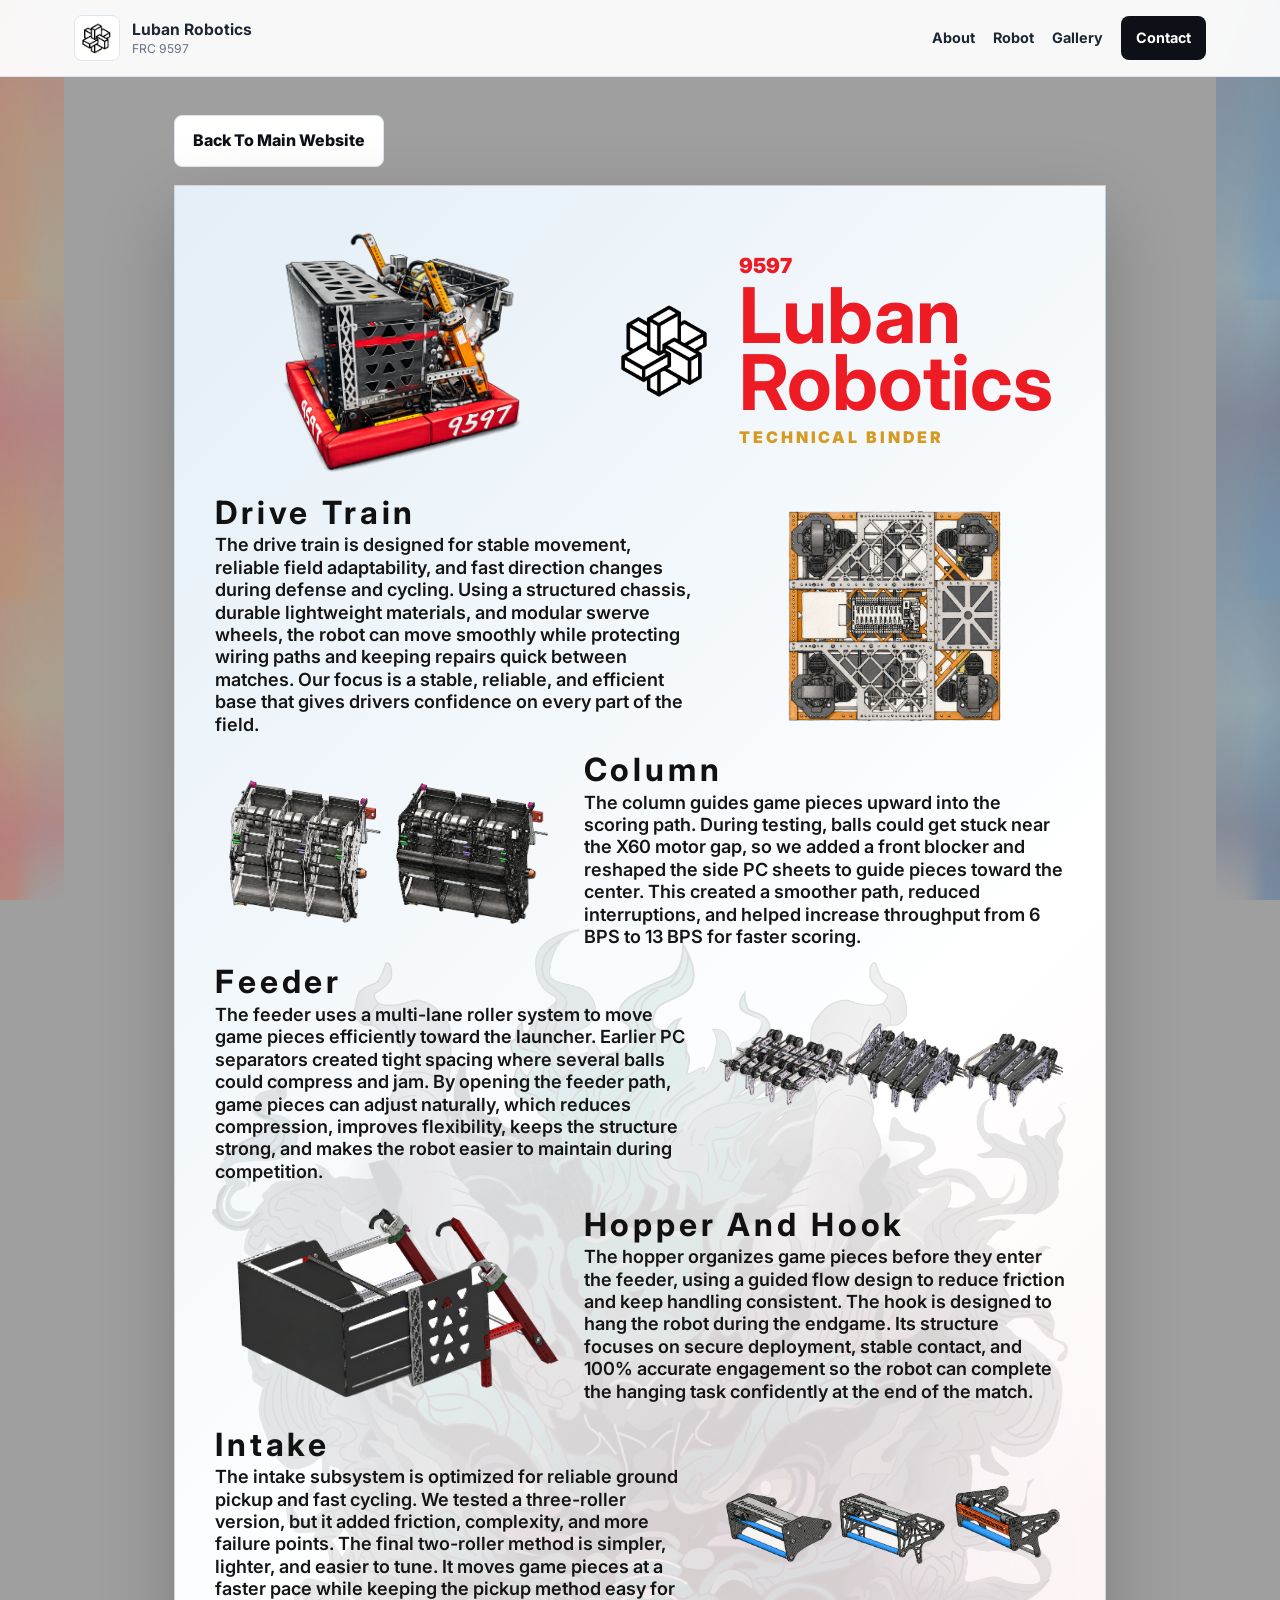
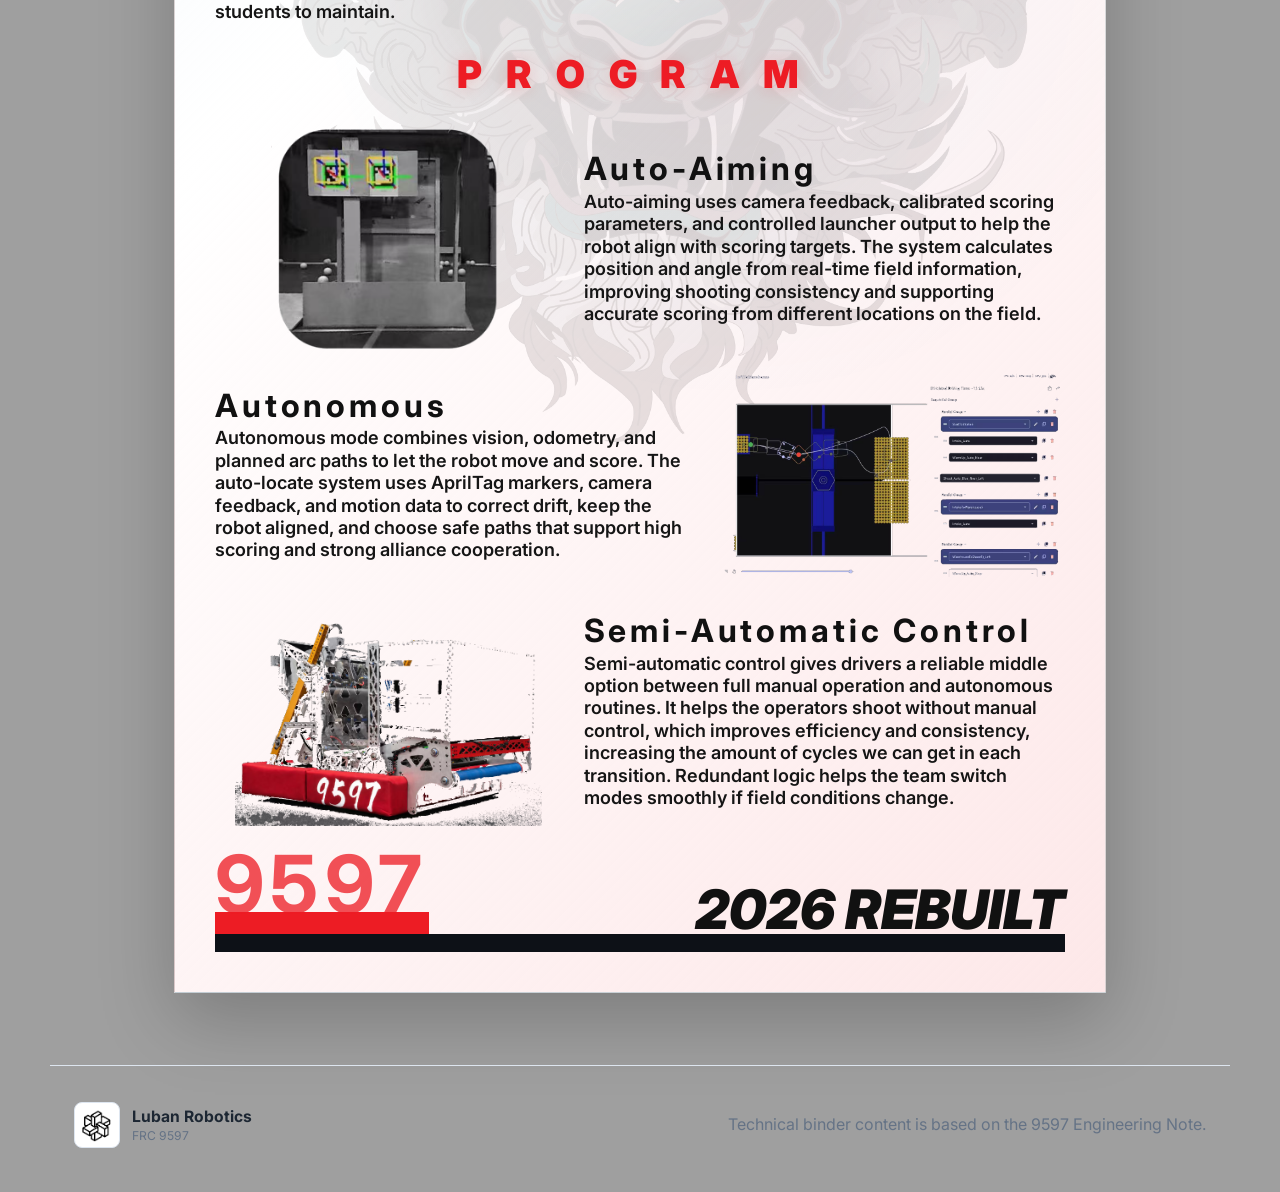
<file: binder.html>
<!DOCTYPE html>
<html lang="en">
  <head>
    <meta charset="UTF-8" />
    <meta name="viewport" content="width=device-width, initial-scale=1.0" />
    <title>Technical Binder | Luban Robotics</title>
    <link rel="icon" href="favicon.ico" sizes="any" />
    <link rel="icon" type="image/png" href="images/team/favicon.png" />
    <link rel="apple-touch-icon" href="images/team/favicon.png" />
    <link rel="preconnect" href="https://fonts.googleapis.com" />
    <link rel="preconnect" href="https://fonts.gstatic.com" crossorigin />
    <link
      href="https://fonts.googleapis.com/css2?family=Inter:wght@400;500;600;700;800&amp;display=swap"
      rel="stylesheet"
    />
    <link rel="stylesheet" href="styles.css" />
  </head>
  <body class="binder-page">
    <header class="site-header" id="top">
      <nav class="nav" aria-label="Primary navigation">
        <a class="brand" href="index.html#home" aria-label="Luban Robotics home">
          <span class="brand-mark" aria-hidden="true">
            <img src="images/binder/no-bg/luban-logo.png" alt="" />
          </span>
          <span>
            <strong>Luban Robotics</strong>
            <small>FRC 9597</small>
          </span>
        </a>
        <button class="nav-toggle" type="button" aria-expanded="false" aria-controls="nav-links">
          <span></span>
          <span></span>
          <span></span>
          <span class="sr-only">Open menu</span>
        </button>
        <div class="nav-links" id="nav-links">
          <a href="index.html#about">About</a>
          <a href="index.html#engineering">Robot</a>
          <a href="index.html#gallery">Gallery</a>
          <a class="nav-cta" href="index.html#contact">Contact</a>
        </div>
      </nav>
    </header>

    <main>
      <section class="binder-poster-section">
        <a class="button secondary binder-back" href="index.html#home">Back To Main Website</a>
        <article class="technical-binder" aria-label="Luban Robotics 2026 technical binder">
          <header class="binder-poster-header">
            <figure class="binder-hero-robot">
              <img src="images/binder/no-bg/luban-robot.png" alt="Luban Robotics 9597 robot" />
            </figure>
            <div class="binder-title-lockup">
              <img src="images/binder/no-bg/luban-logo.png" alt="Luban Robotics logo" />
              <div>
                <p>9597</p>
                <h1>Luban Robotics</h1>
                <span>Technical Binder</span>
              </div>
            </div>
          </header>

          <section class="binder-block binder-block-left">
            <div>
              <h2>Drive Train</h2>
              <p>
                The drive train is designed for stable movement, reliable field adaptability, and fast
                direction changes during defense and cycling. Using a structured chassis, durable
                lightweight materials, and modular swerve wheels, the robot can move smoothly while
                protecting wiring paths and keeping repairs quick between matches. Our focus is a
                stable, reliable, and efficient base that gives drivers confidence on every part of the
                field.
              </p>
            </div>
            <img src="images/binder/no-bg/drivetrain-cad.png" alt="Drive train CAD" />
          </section>

          <section class="binder-block binder-block-right">
            <img src="images/binder/no-bg/column-shooter.png" alt="Column feeder and launcher CAD" />
            <div>
              <h2>Column</h2>
              <p>
                The column guides game pieces upward into the scoring path. During testing, balls
                could get stuck near the X60 motor gap, so we added a front blocker and reshaped the
                side PC sheets to guide pieces toward the center. This created a smoother path,
                reduced interruptions, and helped increase throughput from 6 BPS to 13 BPS for faster
                scoring.
              </p>
            </div>
          </section>

          <section class="binder-block binder-block-left">
            <div>
              <h2>Feeder</h2>
              <p>
                The feeder uses a multi-lane roller system to move game pieces efficiently toward the
                launcher. Earlier PC separators created tight spacing where several balls could
                compress and jam. By opening the feeder path, game pieces can adjust naturally, which
                reduces compression, improves flexibility, keeps the structure strong, and makes the
                robot easier to maintain during competition.
              </p>
            </div>
            <img src="images/binder/no-bg/feeder-iteration.png" alt="Feeder mechanism CAD" />
          </section>

          <section class="binder-block binder-block-right">
            <img src="images/binder/no-bg/hopper-hook.png" alt="Hopper and hook CAD" />
            <div>
              <h2>Hopper And Hook</h2>
              <p>
                The hopper organizes game pieces before they enter the feeder, using a guided flow
                design to reduce friction and keep handling consistent. The hook is designed to hang
                the robot during the endgame. Its structure focuses on secure deployment, stable
                contact, and 100% accurate engagement so the robot can complete the hanging task
                confidently at the end of the match.
              </p>
            </div>
          </section>

          <section class="binder-block binder-block-left">
            <div>
              <h2>Intake</h2>
              <p>
                The intake subsystem is optimized for reliable ground pickup and fast cycling. We
                tested a three-roller version, but it added friction, complexity, and more failure
                points. The final two-roller method is simpler, lighter, and easier to tune. It moves
                game pieces at a faster pace while keeping the pickup method easy for students to
                maintain.
              </p>
            </div>
            <img src="images/binder/no-bg/intake-two-roller.png" alt="Intake CAD" />
          </section>

          <div class="binder-program-label">PROGRAM</div>

          <section class="binder-block binder-block-right">
            <img src="images/binder/no-bg/auto-aiming-preview.png" alt="Auto-aiming vision target preview" />
            <div>
              <h2>Auto-Aiming</h2>
              <p>
                Auto-aiming uses camera feedback, calibrated scoring parameters, and controlled
                launcher output to help the robot align with scoring targets. The system calculates
                position and angle from real-time field information, improving shooting consistency
                and supporting accurate scoring from different locations on the field.
              </p>
            </div>
          </section>

          <section class="binder-block binder-block-left">
            <div>
              <h2>Autonomous</h2>
              <p>
                Autonomous mode combines vision, odometry, and planned arc paths to let the robot
                move and score. The auto-locate system uses AprilTag markers, camera feedback, and
                motion data to correct drift, keep the robot aligned, and choose safe paths that
                support high scoring and strong alliance cooperation.
              </p>
            </div>
            <img src="images/binder/no-bg/auto-path.png" alt="Autonomous path planning software" />
          </section>

          <section class="binder-block binder-block-right binder-footer-block">
            <img src="images/binder/no-bg/semi-automatic-control.png" alt="Semi-automatic control robot overview" />
            <div>
              <h2>Semi-Automatic Control</h2>
              <p>
                Semi-automatic control gives drivers a reliable middle option between full manual
                operation and autonomous routines. It helps the operators shoot without manual
                control, which improves efficiency and consistency, increasing the amount of cycles we
                can get in each transition. Redundant logic helps the team switch modes smoothly if
                field conditions change.
              </p>
            </div>
          </section>

          <footer class="binder-poster-footer">
            <strong>9597</strong>
            <span>2026 REBUILT</span>
          </footer>
        </article>
      </section>
    </main>

    <footer class="site-footer">
      <a class="brand" href="index.html#home" aria-label="Back to main website">
        <span class="brand-mark" aria-hidden="true">
          <img src="images/binder/no-bg/luban-logo.png" alt="" />
        </span>
        <span>
          <strong>Luban Robotics</strong>
          <small>FRC 9597</small>
        </span>
      </a>
      <p>Technical binder content is based on the 9597 Engineering Note.</p>
    </footer>
    <script src="script.js"></script>
  </body>
</html>
</file>
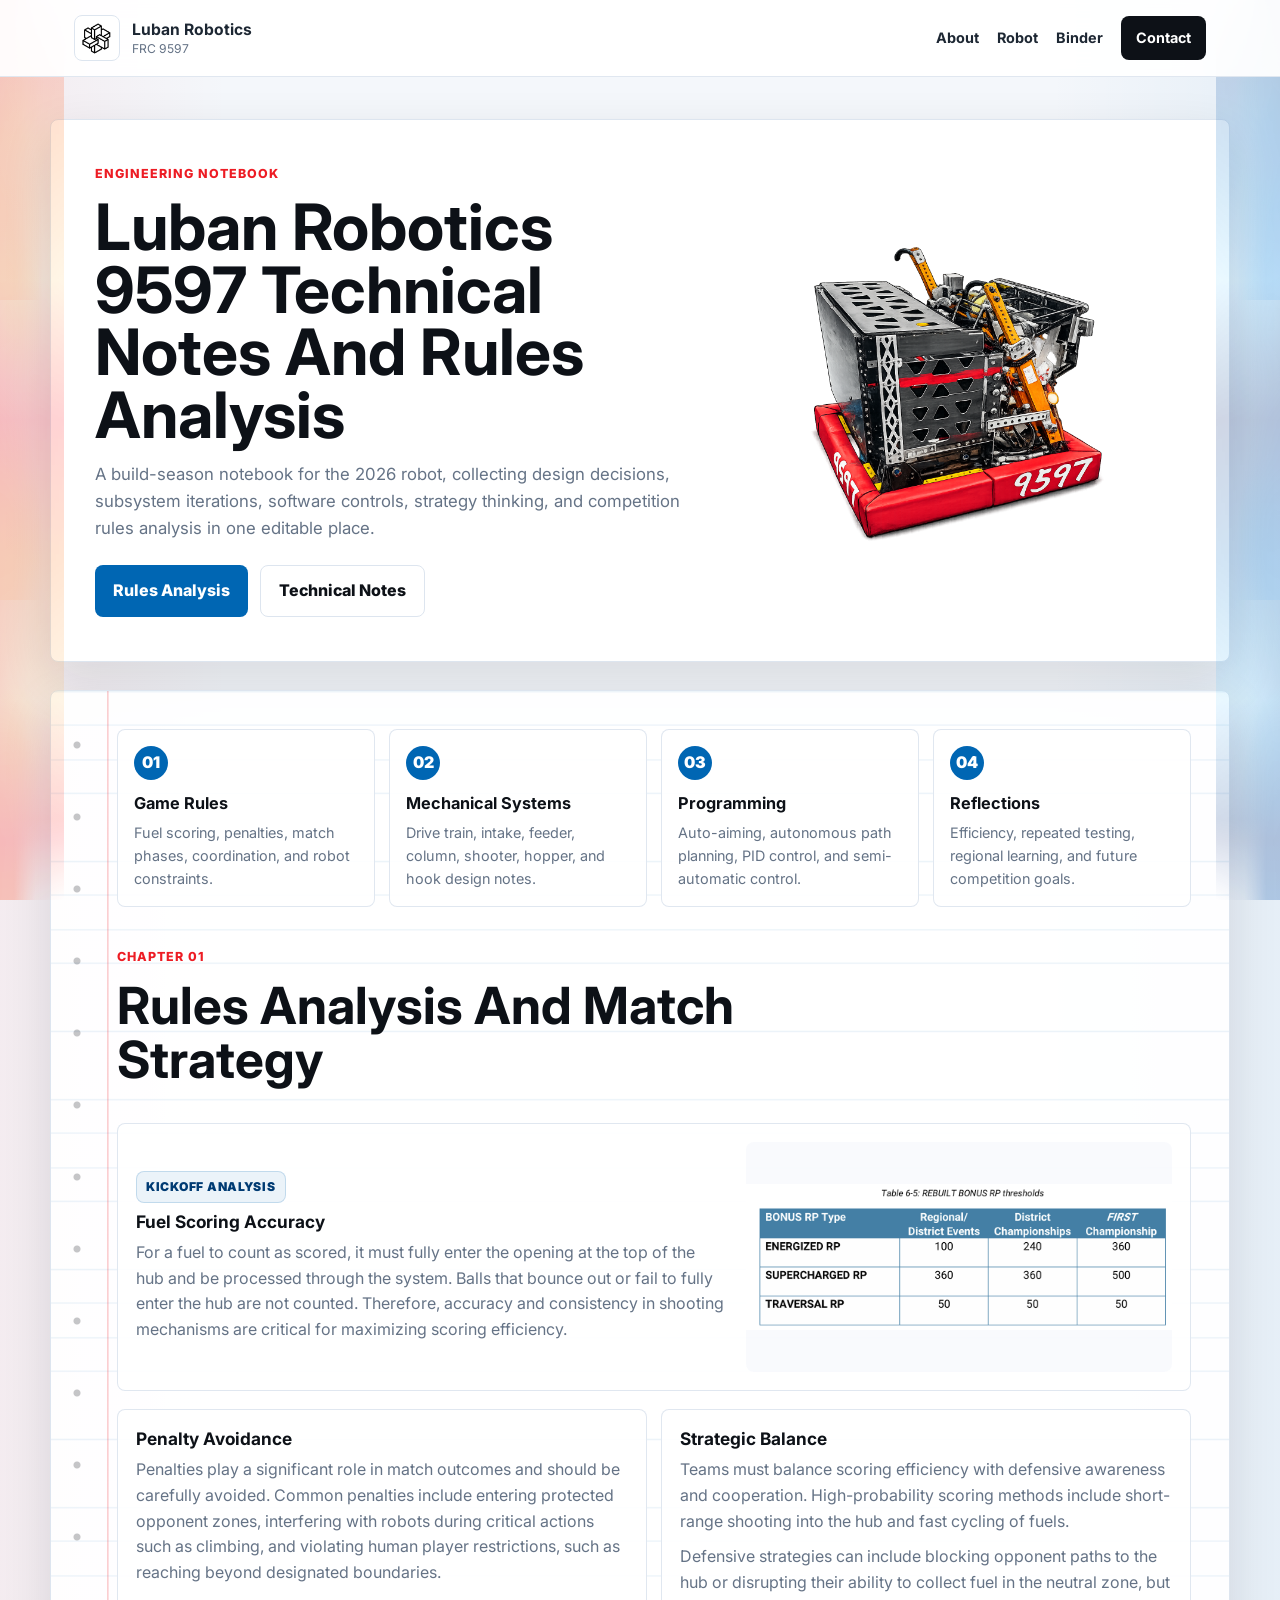
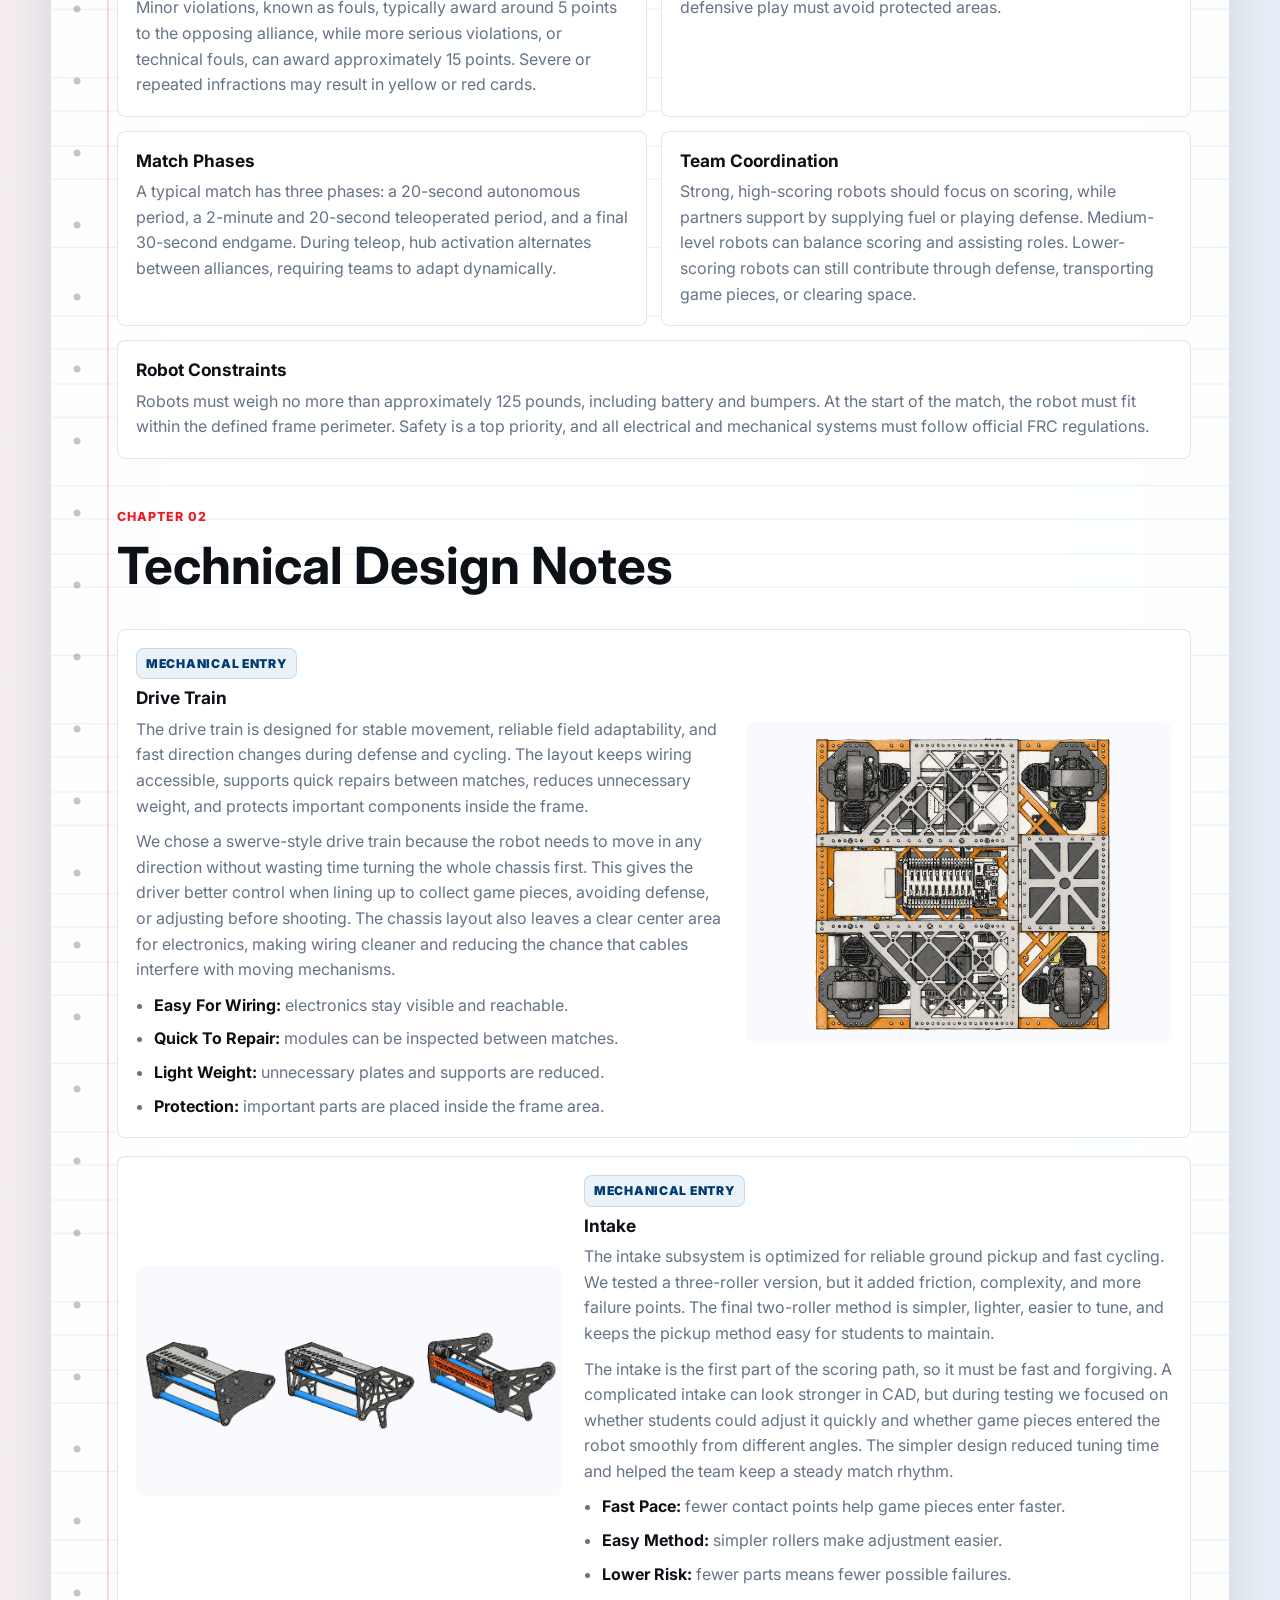
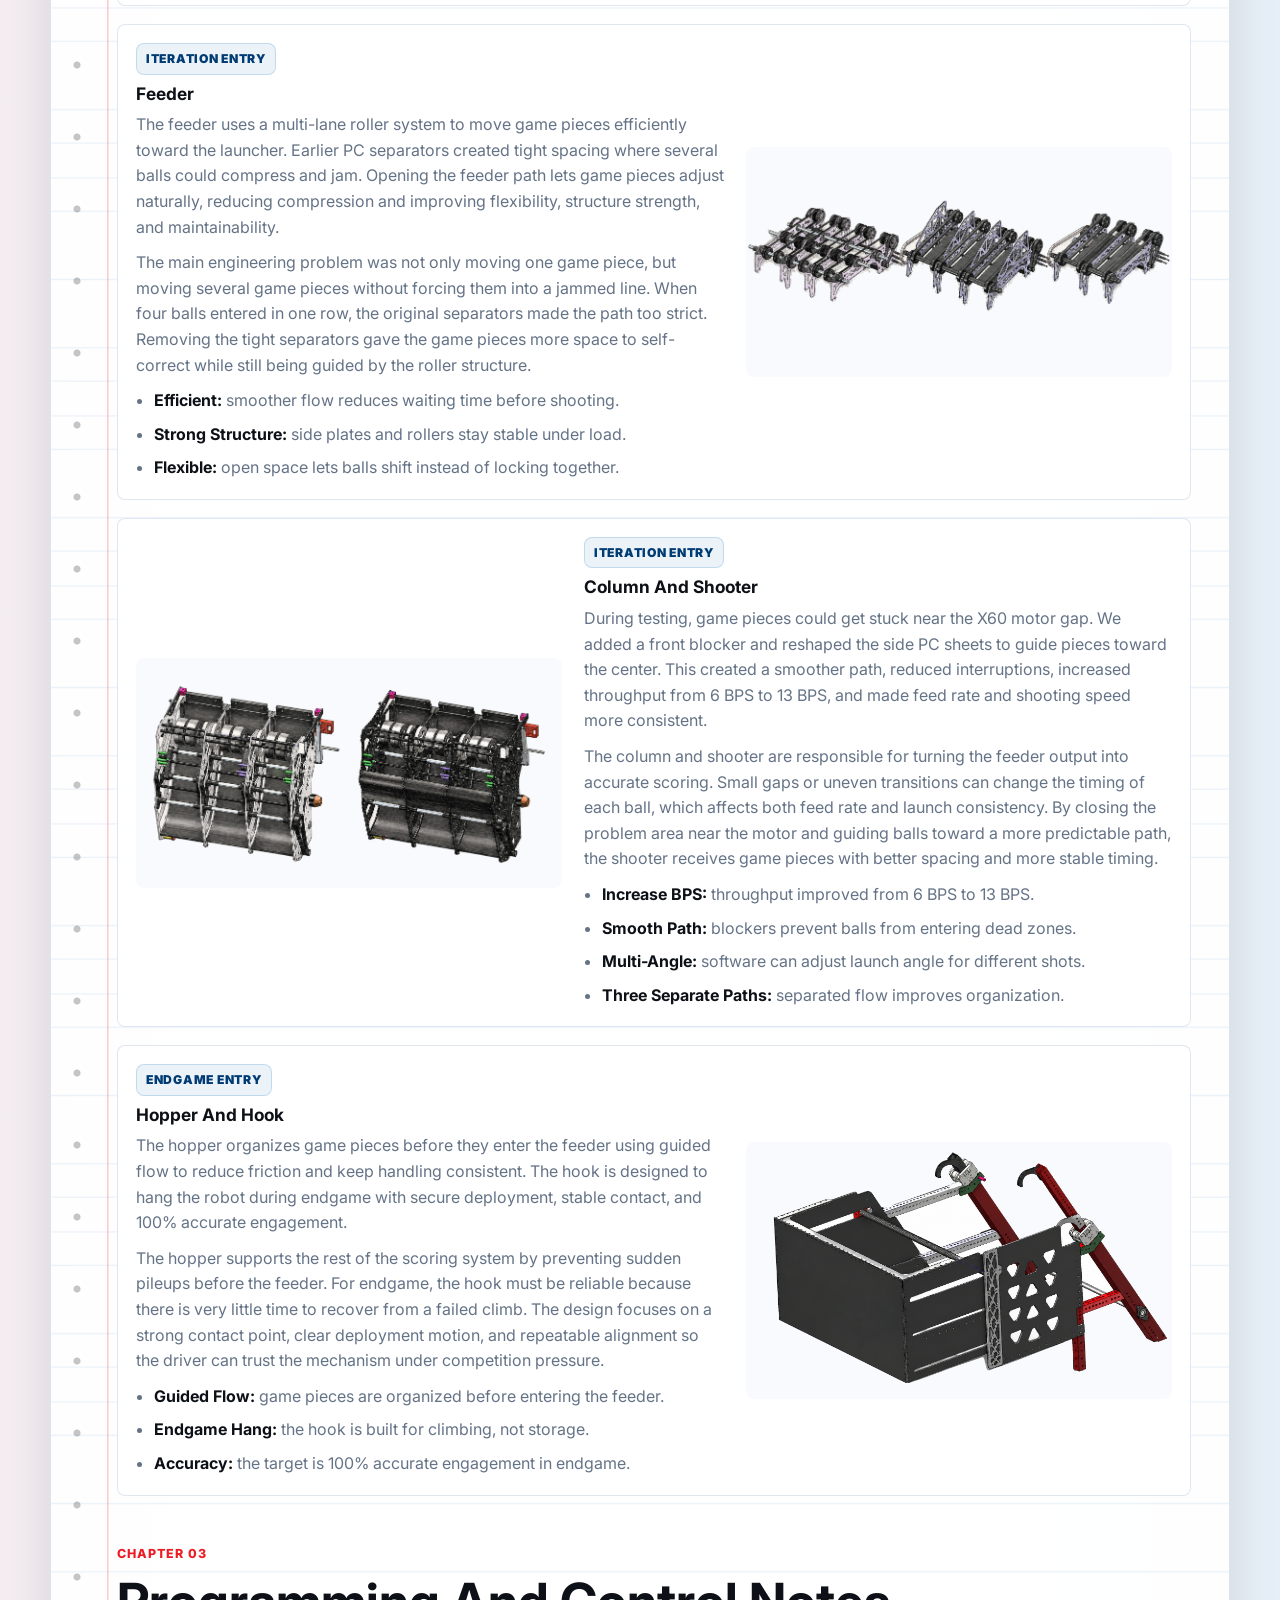
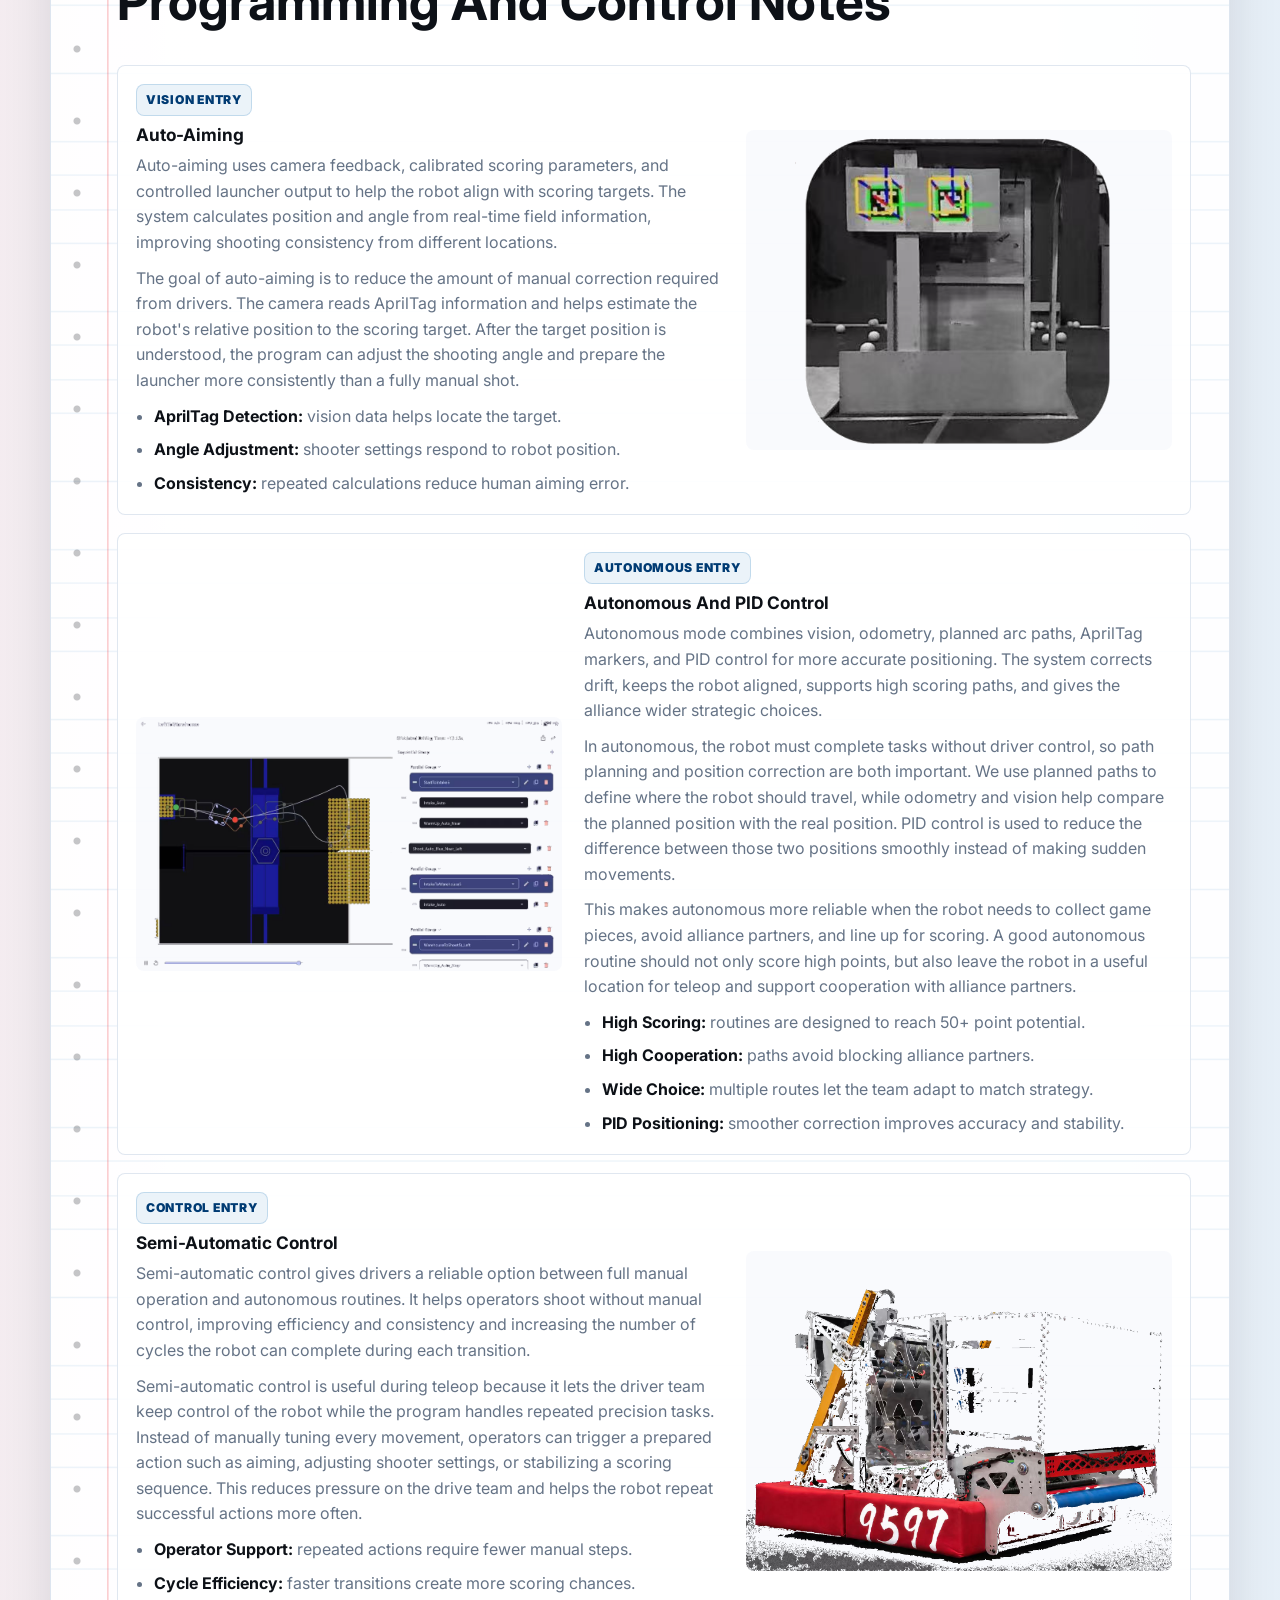
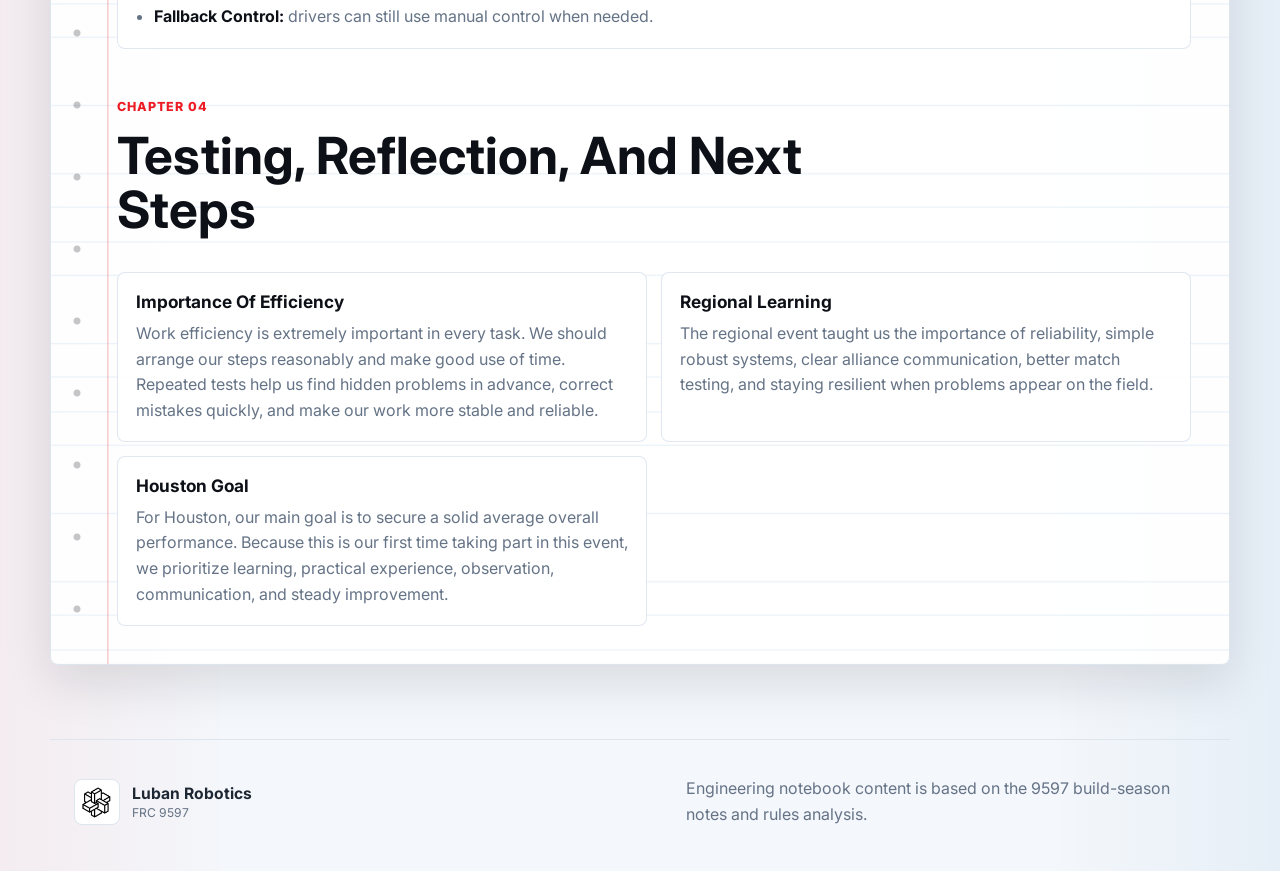
<file: engineering-notebook.html>
<!DOCTYPE html>
<html lang="en">
  <head>
    <meta charset="UTF-8" />
    <meta name="viewport" content="width=device-width, initial-scale=1.0" />
    <title>Engineering Notebook | Luban Robotics</title>
    <link rel="icon" href="favicon.ico" sizes="any" />
    <link rel="icon" type="image/png" href="images/team/favicon.png" />
    <link rel="apple-touch-icon" href="images/team/favicon.png" />
    <link rel="preconnect" href="https://fonts.googleapis.com" />
    <link rel="preconnect" href="https://fonts.gstatic.com" crossorigin />
    <link
      href="https://fonts.googleapis.com/css2?family=Inter:wght@400;500;600;700;800&amp;display=swap"
      rel="stylesheet"
    />
    <link rel="stylesheet" href="styles.css" />
  </head>
  <body class="engineering-notebook-page">
    <header class="site-header" id="top">
      <nav class="nav" aria-label="Primary navigation">
        <a class="brand" href="index.html#home" aria-label="Luban Robotics home">
          <span class="brand-mark" aria-hidden="true">
            <img src="images/team/favicon.png" alt="" />
          </span>
          <span>
            <strong>Luban Robotics</strong>
            <small>FRC 9597</small>
          </span>
        </a>
        <button class="nav-toggle" type="button" aria-expanded="false" aria-controls="nav-links">
          <span></span>
          <span></span>
          <span></span>
          <span class="sr-only">Open menu</span>
        </button>
        <div class="nav-links" id="nav-links">
          <a href="index.html#about">About</a>
          <a href="index.html#engineering">Robot</a>
          <a href="binder.html">Binder</a>
          <a class="nav-cta" href="index.html#contact">Contact</a>
        </div>
      </nav>
    </header>

    <main class="notebook-document">
      <section class="notebook-cover">
        <div class="notebook-cover-copy">
          <p class="eyebrow">Engineering Notebook</p>
          <h1>Luban Robotics 9597 Technical Notes And Rules Analysis</h1>
          <p>
            A build-season notebook for the 2026 robot, collecting design decisions, subsystem
            iterations, software controls, strategy thinking, and competition rules analysis in one
            editable place.
          </p>
          <div class="notebook-cover-actions">
            <a class="button primary" href="#rules-analysis">Rules Analysis</a>
            <a class="button secondary" href="#technical-notes">Technical Notes</a>
          </div>
        </div>
        <figure>
          <img src="images/robot/luban-robot.jpg" alt="Luban Robotics 9597 robot" />
        </figure>
      </section>

      <section class="notebook-paper">
        <div class="notebook-toc">
          <article>
            <span>01</span>
            <strong>Game Rules</strong>
            <p>Fuel scoring, penalties, match phases, coordination, and robot constraints.</p>
          </article>
          <article>
            <span>02</span>
            <strong>Mechanical Systems</strong>
            <p>Drive train, intake, feeder, column, shooter, hopper, and hook design notes.</p>
          </article>
          <article>
            <span>03</span>
            <strong>Programming</strong>
            <p>Auto-aiming, autonomous path planning, PID control, and semi-automatic control.</p>
          </article>
          <article>
            <span>04</span>
            <strong>Reflections</strong>
            <p>Efficiency, repeated testing, regional learning, and future competition goals.</p>
          </article>
        </div>

        <section class="notebook-chapter" id="rules-analysis">
          <div class="section-heading">
            <p class="eyebrow">Chapter 01</p>
            <h2>Rules Analysis And Match Strategy</h2>
          </div>
          <article class="notebook-entry">
            <figure>
              <img
                src="images/blog/rebuilt-bonus-rp-thresholds.jpg"
                alt="REBUILT bonus ranking point thresholds"
              />
            </figure>
            <div>
              <p class="entry-date">Kickoff Analysis</p>
              <h3>Fuel Scoring Accuracy</h3>
              <p>
                For a fuel to count as scored, it must fully enter the opening at the top of the hub
                and be processed through the system. Balls that bounce out or fail to fully enter the
                hub are not counted. Therefore, accuracy and consistency in shooting mechanisms are
                critical for maximizing scoring efficiency.
              </p>
            </div>
          </article>
          <div class="notebook-rule-grid">
            <article>
              <h3>Penalty Avoidance</h3>
              <p>
                Penalties play a significant role in match outcomes and should be carefully avoided.
                Common penalties include entering protected opponent zones, interfering with robots
                during critical actions such as climbing, and violating human player restrictions,
                such as reaching beyond designated boundaries.
              </p>
              <p>
                Minor violations, known as fouls, typically award around 5 points to the opposing
                alliance, while more serious violations, or technical fouls, can award approximately
                15 points. Severe or repeated infractions may result in yellow or red cards.
              </p>
            </article>
            <article>
              <h3>Strategic Balance</h3>
              <p>
                Teams must balance scoring efficiency with defensive awareness and cooperation.
                High-probability scoring methods include short-range shooting into the hub and fast
                cycling of fuels.
              </p>
              <p>
                Defensive strategies can include blocking opponent paths to the hub or disrupting
                their ability to collect fuel in the neutral zone, but defensive play must avoid
                protected areas.
              </p>
            </article>
            <article>
              <h3>Match Phases</h3>
              <p>
                A typical match has three phases: a 20-second autonomous period, a 2-minute and
                20-second teleoperated period, and a final 30-second endgame. During teleop, hub
                activation alternates between alliances, requiring teams to adapt dynamically.
              </p>
            </article>
            <article>
              <h3>Team Coordination</h3>
              <p>
                Strong, high-scoring robots should focus on scoring, while partners support by
                supplying fuel or playing defense. Medium-level robots can balance scoring and
                assisting roles. Lower-scoring robots can still contribute through defense,
                transporting game pieces, or clearing space.
              </p>
            </article>
            <article>
              <h3>Robot Constraints</h3>
              <p>
                Robots must weigh no more than approximately 125 pounds, including battery and
                bumpers. At the start of the match, the robot must fit within the defined frame
                perimeter. Safety is a top priority, and all electrical and mechanical systems must
                follow official FRC regulations.
              </p>
            </article>
          </div>
        </section>

        <section class="notebook-chapter" id="technical-notes">
          <div class="section-heading">
            <p class="eyebrow">Chapter 02</p>
            <h2>Technical Design Notes</h2>
          </div>
          <article class="notebook-entry">
            <figure>
              <img src="images/binder/no-bg/drivetrain-cad.png" alt="Drive train CAD" />
            </figure>
            <div>
              <p class="entry-date">Mechanical Entry</p>
              <h3>Drive Train</h3>
              <p>
                The drive train is designed for stable movement, reliable field adaptability, and
                fast direction changes during defense and cycling. The layout keeps wiring accessible,
                supports quick repairs between matches, reduces unnecessary weight, and protects
                important components inside the frame.
              </p>
              <p>
                We chose a swerve-style drive train because the robot needs to move in any direction
                without wasting time turning the whole chassis first. This gives the driver better
                control when lining up to collect game pieces, avoiding defense, or adjusting before
                shooting. The chassis layout also leaves a clear center area for electronics, making
                wiring cleaner and reducing the chance that cables interfere with moving mechanisms.
              </p>
              <ul class="technical-detail-list">
                <li><strong>Easy For Wiring:</strong> electronics stay visible and reachable.</li>
                <li><strong>Quick To Repair:</strong> modules can be inspected between matches.</li>
                <li><strong>Light Weight:</strong> unnecessary plates and supports are reduced.</li>
                <li><strong>Protection:</strong> important parts are placed inside the frame area.</li>
              </ul>
            </div>
          </article>
          <article class="notebook-entry">
            <figure>
              <img src="images/binder/no-bg/intake-two-roller.png" alt="Intake CAD" />
            </figure>
            <div>
              <p class="entry-date">Mechanical Entry</p>
              <h3>Intake</h3>
              <p>
                The intake subsystem is optimized for reliable ground pickup and fast cycling. We
                tested a three-roller version, but it added friction, complexity, and more failure
                points. The final two-roller method is simpler, lighter, easier to tune, and keeps
                the pickup method easy for students to maintain.
              </p>
              <p>
                The intake is the first part of the scoring path, so it must be fast and forgiving.
                A complicated intake can look stronger in CAD, but during testing we focused on
                whether students could adjust it quickly and whether game pieces entered the robot
                smoothly from different angles. The simpler design reduced tuning time and helped the
                team keep a steady match rhythm.
              </p>
              <ul class="technical-detail-list">
                <li><strong>Fast Pace:</strong> fewer contact points help game pieces enter faster.</li>
                <li><strong>Easy Method:</strong> simpler rollers make adjustment easier.</li>
                <li><strong>Lower Risk:</strong> fewer parts means fewer possible failures.</li>
              </ul>
            </div>
          </article>
          <article class="notebook-entry">
            <figure>
              <img src="images/binder/no-bg/feeder-iteration.png" alt="Feeder mechanism CAD" />
            </figure>
            <div>
              <p class="entry-date">Iteration Entry</p>
              <h3>Feeder</h3>
              <p>
                The feeder uses a multi-lane roller system to move game pieces efficiently toward the
                launcher. Earlier PC separators created tight spacing where several balls could
                compress and jam. Opening the feeder path lets game pieces adjust naturally, reducing
                compression and improving flexibility, structure strength, and maintainability.
              </p>
              <p>
                The main engineering problem was not only moving one game piece, but moving several
                game pieces without forcing them into a jammed line. When four balls entered in one
                row, the original separators made the path too strict. Removing the tight separators
                gave the game pieces more space to self-correct while still being guided by the
                roller structure.
              </p>
              <ul class="technical-detail-list">
                <li><strong>Efficient:</strong> smoother flow reduces waiting time before shooting.</li>
                <li><strong>Strong Structure:</strong> side plates and rollers stay stable under load.</li>
                <li><strong>Flexible:</strong> open space lets balls shift instead of locking together.</li>
              </ul>
            </div>
          </article>
          <article class="notebook-entry">
            <figure>
              <img src="images/binder/no-bg/column-shooter.png" alt="Column and shooter CAD" />
            </figure>
            <div>
              <p class="entry-date">Iteration Entry</p>
              <h3>Column And Shooter</h3>
              <p>
                During testing, game pieces could get stuck near the X60 motor gap. We added a front
                blocker and reshaped the side PC sheets to guide pieces toward the center. This
                created a smoother path, reduced interruptions, increased throughput from 6 BPS to 13
                BPS, and made feed rate and shooting speed more consistent.
              </p>
              <p>
                The column and shooter are responsible for turning the feeder output into accurate
                scoring. Small gaps or uneven transitions can change the timing of each ball, which
                affects both feed rate and launch consistency. By closing the problem area near the
                motor and guiding balls toward a more predictable path, the shooter receives game
                pieces with better spacing and more stable timing.
              </p>
              <ul class="technical-detail-list">
                <li><strong>Increase BPS:</strong> throughput improved from 6 BPS to 13 BPS.</li>
                <li><strong>Smooth Path:</strong> blockers prevent balls from entering dead zones.</li>
                <li><strong>Multi-Angle:</strong> software can adjust launch angle for different shots.</li>
                <li><strong>Three Separate Paths:</strong> separated flow improves organization.</li>
              </ul>
            </div>
          </article>
          <article class="notebook-entry">
            <figure>
              <img src="images/binder/no-bg/hopper-hook.png" alt="Hopper and hook CAD" />
            </figure>
            <div>
              <p class="entry-date">Endgame Entry</p>
              <h3>Hopper And Hook</h3>
              <p>
                The hopper organizes game pieces before they enter the feeder using guided flow to
                reduce friction and keep handling consistent. The hook is designed to hang the robot
                during endgame with secure deployment, stable contact, and 100% accurate engagement.
              </p>
              <p>
                The hopper supports the rest of the scoring system by preventing sudden pileups before
                the feeder. For endgame, the hook must be reliable because there is very little time
                to recover from a failed climb. The design focuses on a strong contact point, clear
                deployment motion, and repeatable alignment so the driver can trust the mechanism
                under competition pressure.
              </p>
              <ul class="technical-detail-list">
                <li><strong>Guided Flow:</strong> game pieces are organized before entering the feeder.</li>
                <li><strong>Endgame Hang:</strong> the hook is built for climbing, not storage.</li>
                <li><strong>Accuracy:</strong> the target is 100% accurate engagement in endgame.</li>
              </ul>
            </div>
          </article>
        </section>

        <section class="notebook-chapter">
          <div class="section-heading">
            <p class="eyebrow">Chapter 03</p>
            <h2>Programming And Control Notes</h2>
          </div>
          <article class="notebook-entry">
            <figure>
              <img src="images/binder/no-bg/auto-aiming-preview.png" alt="Auto aiming preview" />
            </figure>
            <div>
              <p class="entry-date">Vision Entry</p>
              <h3>Auto-Aiming</h3>
              <p>
                Auto-aiming uses camera feedback, calibrated scoring parameters, and controlled
                launcher output to help the robot align with scoring targets. The system calculates
                position and angle from real-time field information, improving shooting consistency
                from different locations.
              </p>
              <p>
                The goal of auto-aiming is to reduce the amount of manual correction required from
                drivers. The camera reads AprilTag information and helps estimate the robot's
                relative position to the scoring target. After the target position is understood, the
                program can adjust the shooting angle and prepare the launcher more consistently than
                a fully manual shot.
              </p>
              <ul class="technical-detail-list">
                <li><strong>AprilTag Detection:</strong> vision data helps locate the target.</li>
                <li><strong>Angle Adjustment:</strong> shooter settings respond to robot position.</li>
                <li><strong>Consistency:</strong> repeated calculations reduce human aiming error.</li>
              </ul>
            </div>
          </article>
          <article class="notebook-entry">
            <figure>
              <img src="images/binder/no-bg/auto-path.png" alt="Autonomous path planning" />
            </figure>
            <div>
              <p class="entry-date">Autonomous Entry</p>
              <h3>Autonomous And PID Control</h3>
              <p>
                Autonomous mode combines vision, odometry, planned arc paths, AprilTag markers, and
                PID control for more accurate positioning. The system corrects drift, keeps the robot
                aligned, supports high scoring paths, and gives the alliance wider strategic choices.
              </p>
              <p>
                In autonomous, the robot must complete tasks without driver control, so path planning
                and position correction are both important. We use planned paths to define where the
                robot should travel, while odometry and vision help compare the planned position with
                the real position. PID control is used to reduce the difference between those two
                positions smoothly instead of making sudden movements.
              </p>
              <p>
                This makes autonomous more reliable when the robot needs to collect game pieces,
                avoid alliance partners, and line up for scoring. A good autonomous routine should
                not only score high points, but also leave the robot in a useful location for teleop
                and support cooperation with alliance partners.
              </p>
              <ul class="technical-detail-list">
                <li><strong>High Scoring:</strong> routines are designed to reach 50+ point potential.</li>
                <li><strong>High Cooperation:</strong> paths avoid blocking alliance partners.</li>
                <li><strong>Wide Choice:</strong> multiple routes let the team adapt to match strategy.</li>
                <li><strong>PID Positioning:</strong> smoother correction improves accuracy and stability.</li>
              </ul>
            </div>
          </article>
          <article class="notebook-entry">
            <figure>
              <img src="images/binder/no-bg/semi-automatic-control.png" alt="Semi-automatic control robot overview" />
            </figure>
            <div>
              <p class="entry-date">Control Entry</p>
              <h3>Semi-Automatic Control</h3>
              <p>
                Semi-automatic control gives drivers a reliable option between full manual operation
                and autonomous routines. It helps operators shoot without manual control, improving
                efficiency and consistency and increasing the number of cycles the robot can complete
                during each transition.
              </p>
              <p>
                Semi-automatic control is useful during teleop because it lets the driver team keep
                control of the robot while the program handles repeated precision tasks. Instead of
                manually tuning every movement, operators can trigger a prepared action such as
                aiming, adjusting shooter settings, or stabilizing a scoring sequence. This reduces
                pressure on the drive team and helps the robot repeat successful actions more often.
              </p>
              <ul class="technical-detail-list">
                <li><strong>Operator Support:</strong> repeated actions require fewer manual steps.</li>
                <li><strong>Cycle Efficiency:</strong> faster transitions create more scoring chances.</li>
                <li><strong>Fallback Control:</strong> drivers can still use manual control when needed.</li>
              </ul>
            </div>
          </article>
        </section>

        <section class="notebook-chapter">
          <div class="section-heading">
            <p class="eyebrow">Chapter 04</p>
            <h2>Testing, Reflection, And Next Steps</h2>
          </div>
          <div class="notebook-reflection-grid">
            <article>
              <h3>Importance Of Efficiency</h3>
              <p>
                Work efficiency is extremely important in every task. We should arrange our steps
                reasonably and make good use of time. Repeated tests help us find hidden problems in
                advance, correct mistakes quickly, and make our work more stable and reliable.
              </p>
            </article>
            <article>
              <h3>Regional Learning</h3>
              <p>
                The regional event taught us the importance of reliability, simple robust systems,
                clear alliance communication, better match testing, and staying resilient when
                problems appear on the field.
              </p>
            </article>
            <article>
              <h3>Houston Goal</h3>
              <p>
                For Houston, our main goal is to secure a solid average overall performance. Because
                this is our first time taking part in this event, we prioritize learning, practical
                experience, observation, communication, and steady improvement.
              </p>
            </article>
          </div>
        </section>
      </section>
    </main>

    <footer class="site-footer">
      <a class="brand" href="index.html#home" aria-label="Back to main website">
        <span class="brand-mark" aria-hidden="true">
          <img src="images/team/favicon.png" alt="" />
        </span>
        <span>
          <strong>Luban Robotics</strong>
          <small>FRC 9597</small>
        </span>
      </a>
      <p>Engineering notebook content is based on the 9597 build-season notes and rules analysis.</p>
    </footer>
    <script src="script.js"></script>
  </body>
</html>
</file>
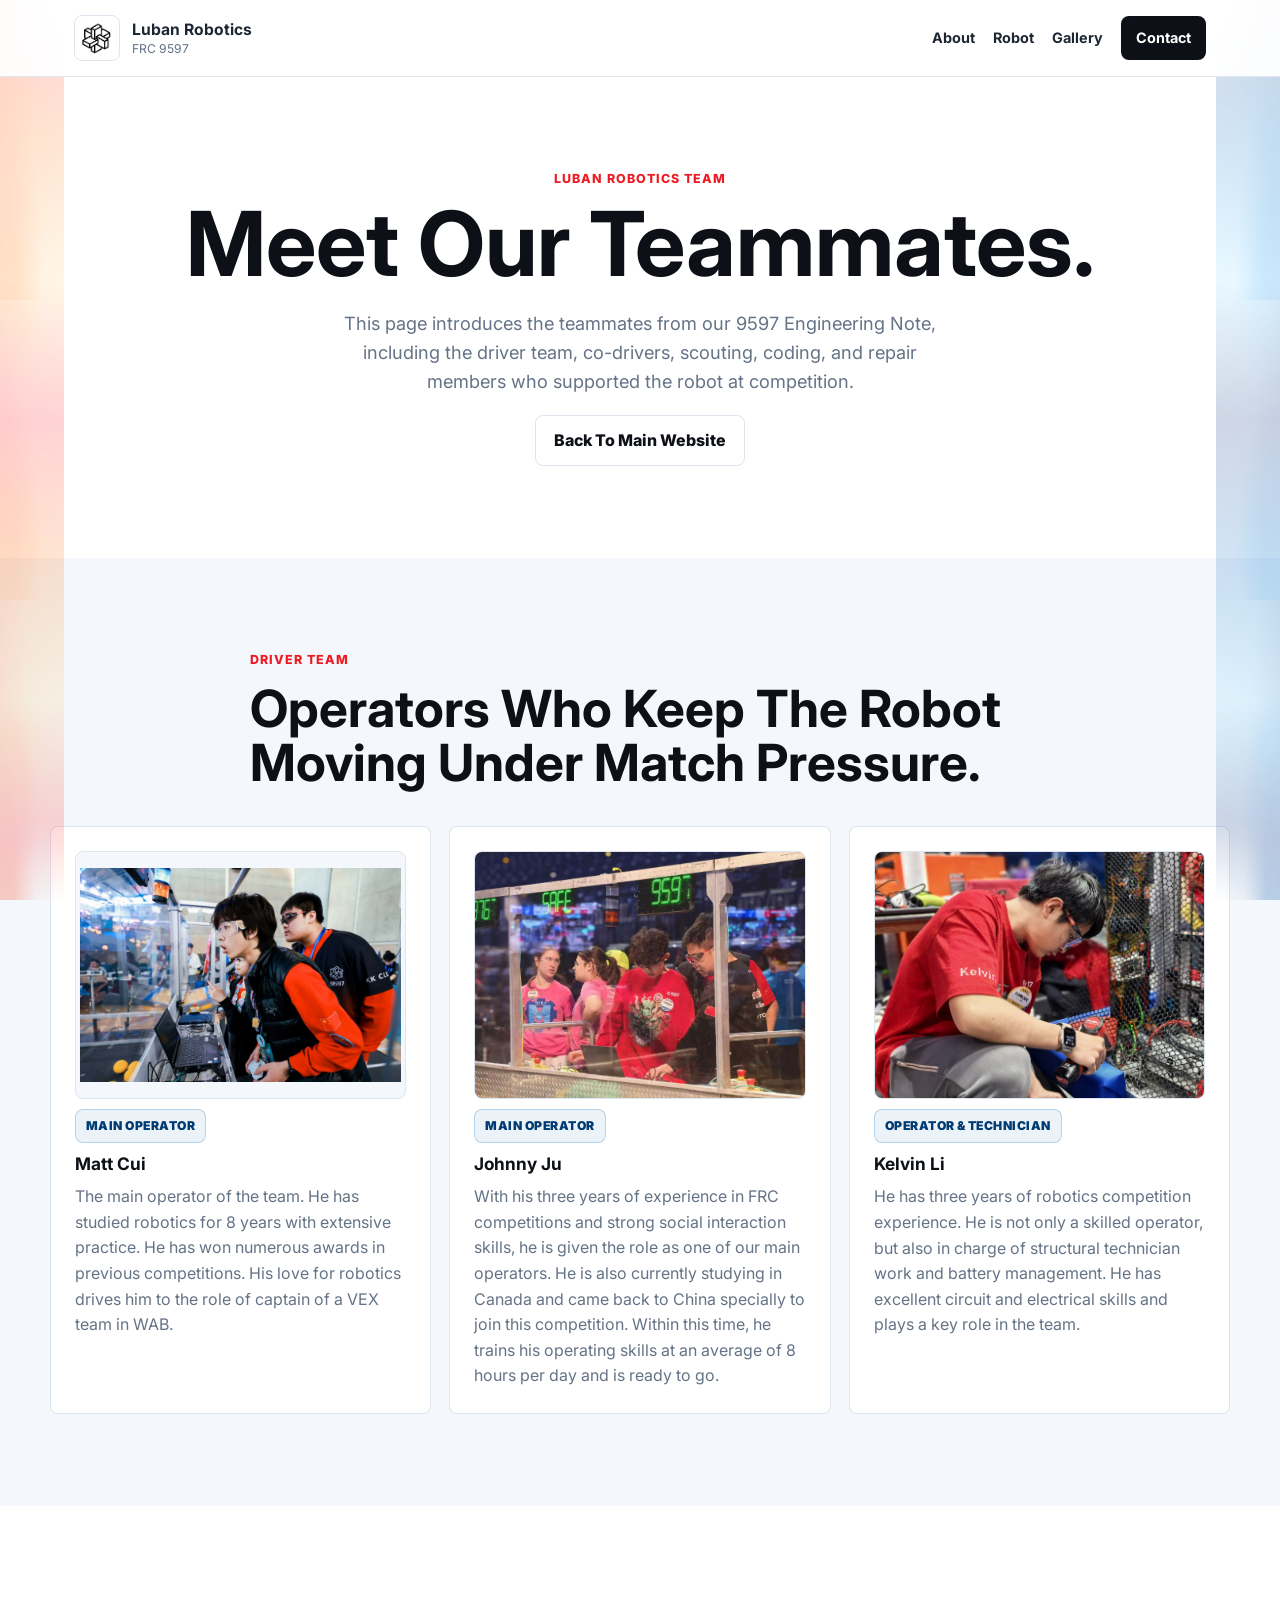
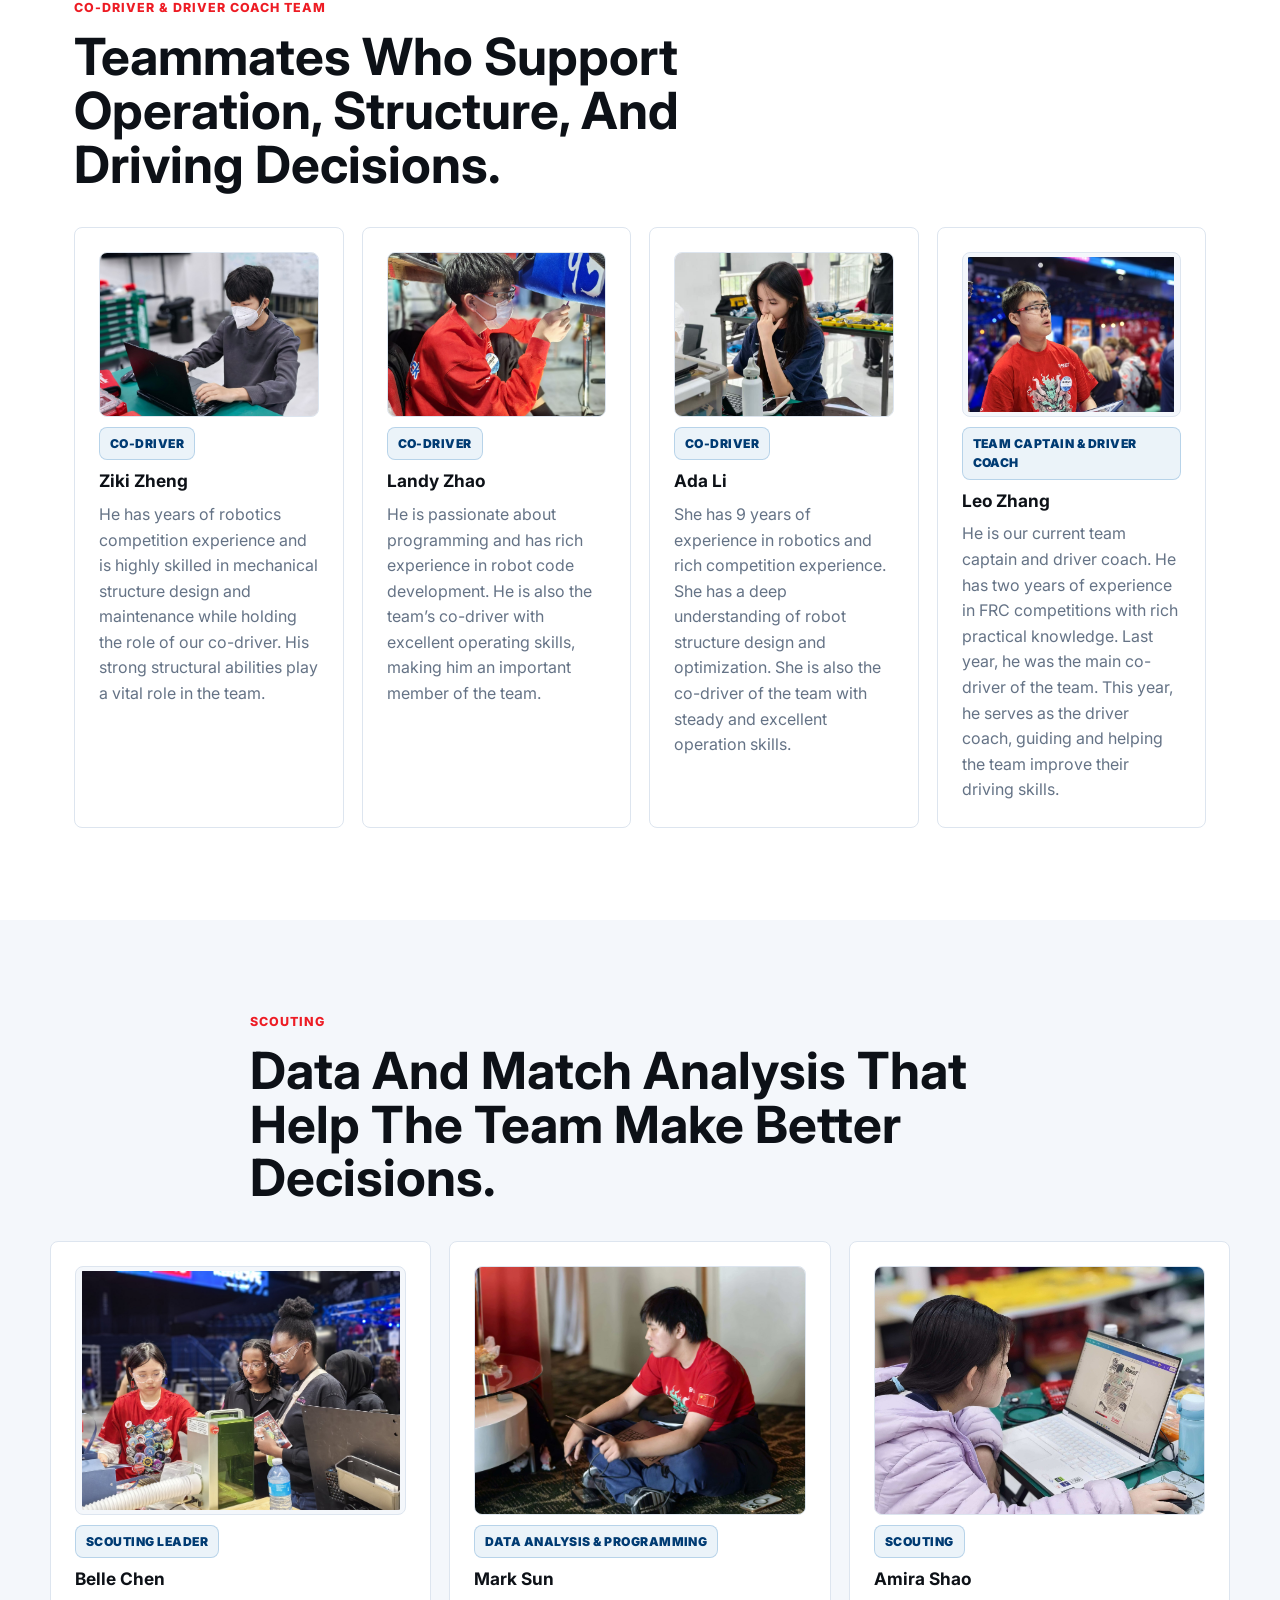
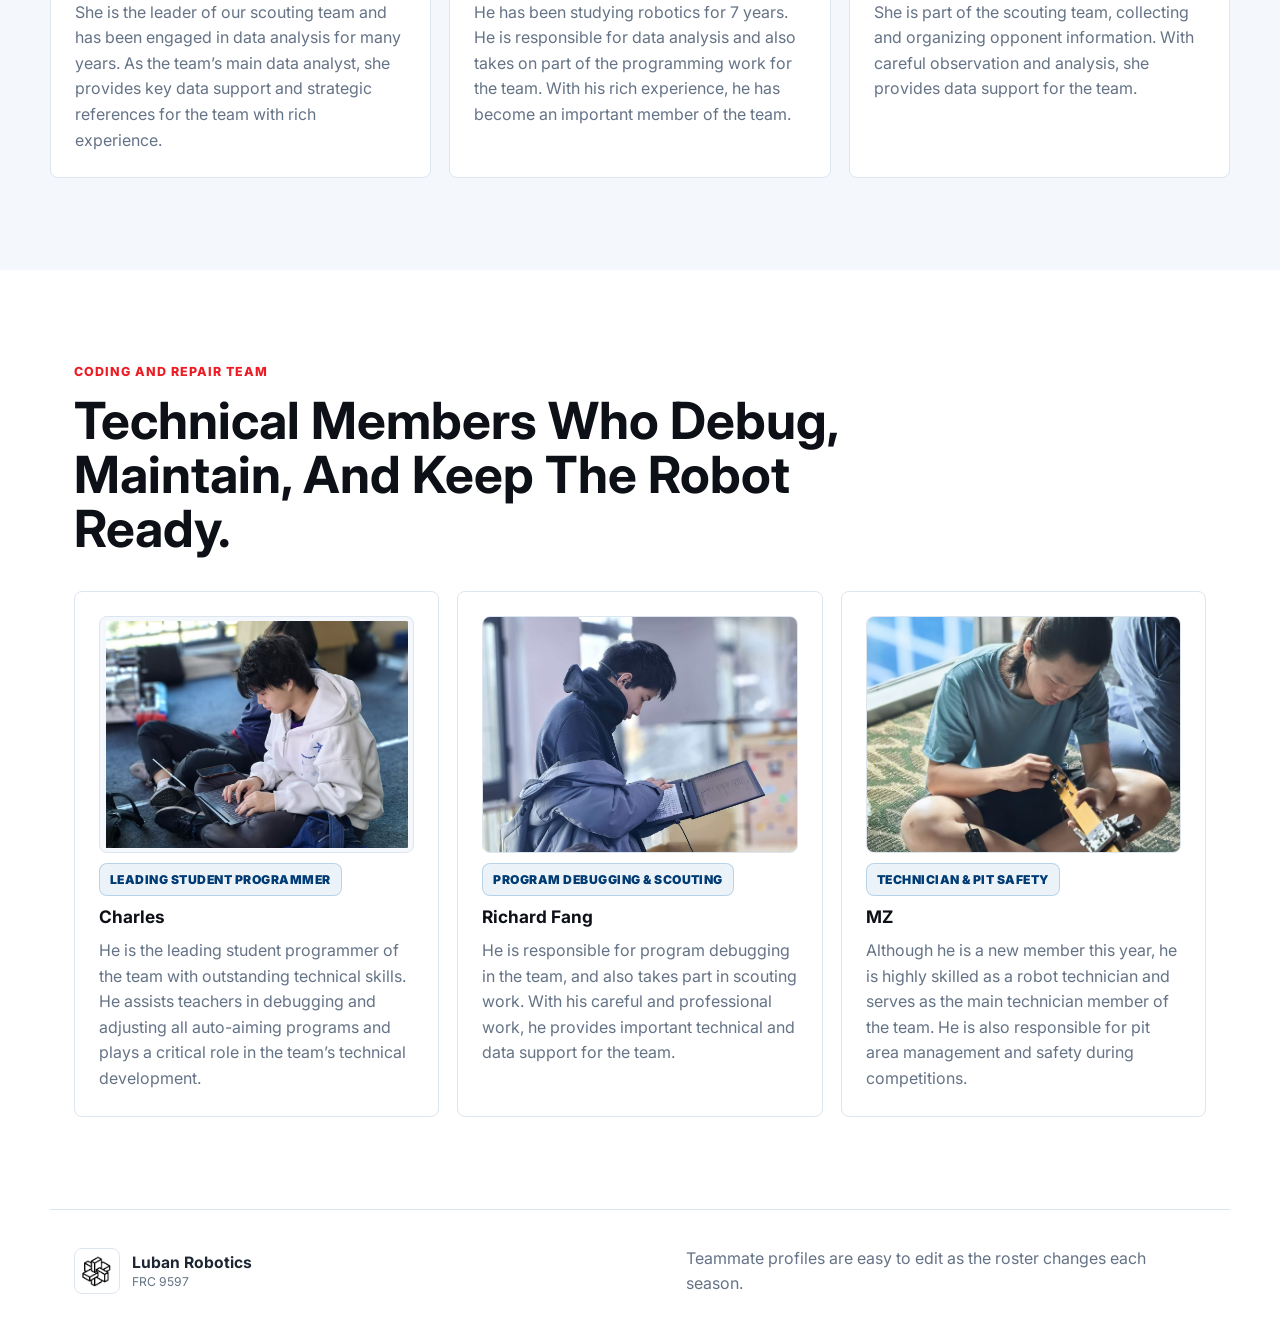
<file: teammates.html>
<!DOCTYPE html>
<html lang="en">
  <head>
    <meta charset="UTF-8" />
    <meta name="viewport" content="width=device-width, initial-scale=1.0" />
    <title>Teammates | Luban Robotics</title>
    <link rel="icon" href="favicon.ico" sizes="any" />
    <link rel="icon" type="image/png" href="images/team/favicon.png" />
    <link rel="apple-touch-icon" href="images/team/favicon.png" />
    <link rel="preconnect" href="https://fonts.googleapis.com" />
    <link rel="preconnect" href="https://fonts.gstatic.com" crossorigin />
    <link
      href="https://fonts.googleapis.com/css2?family=Inter:wght@400;500;600;700;800&amp;display=swap"
      rel="stylesheet"
    />
    <link rel="stylesheet" href="styles.css" />
  </head>
  <body>
    <header class="site-header" id="top">
      <nav class="nav" aria-label="Primary navigation">
        <a class="brand" href="index.html#home" aria-label="Luban Robotics home">
          <span class="brand-mark" aria-hidden="true">
            <img src="images/team/luban-logo.jpg" alt="" />
          </span>
          <span>
            <strong>Luban Robotics</strong>
            <small>FRC 9597</small>
          </span>
        </a>
        <button class="nav-toggle" type="button" aria-expanded="false" aria-controls="nav-links">
          <span></span>
          <span></span>
          <span></span>
          <span class="sr-only">Open menu</span>
        </button>
        <div class="nav-links" id="nav-links">
          <a href="index.html#about">About</a>
          <a href="index.html#engineering">Robot</a>
          <a href="index.html#gallery">Gallery</a>
          <a class="nav-cta" href="index.html#contact">Contact</a>
        </div>
      </nav>
    </header>

    <main>
      <section class="section subpage-hero">
        <p class="eyebrow">Luban Robotics Team</p>
        <h1>Meet Our Teammates.</h1>
        <p class="hero-intro">
          This page introduces the teammates from our 9597 Engineering Note, including the driver
          team, co-drivers, scouting, coding, and repair members who supported the robot at
          competition.
        </p>
        <a class="button secondary" href="index.html#home">Back To Main Website</a>
      </section>

      <section class="section band">
        <div class="section-heading">
          <p class="eyebrow">Driver Team</p>
          <h2>Operators Who Keep The Robot Moving Under Match Pressure.</h2>
        </div>
        <div class="profile-section">
          <article class="info-card profile-card">
            <img class="profile-photo full-face-photo" src="images/team/teammates/matt-new.jpg" alt="Matt Cui" />
            <span class="profile-tag">Main Operator</span>
            <h3>Matt Cui</h3>
            <p>
              The main operator of the team. He has studied robotics for 8 years with extensive
              practice. He has won numerous awards in previous competitions. His love for robotics
              drives him to the role of captain of a VEX team in WAB.
            </p>
          </article>
          <article class="info-card profile-card">
            <img class="profile-photo" src="images/team/teammates/johnny-new.jpg" alt="Johnny Ju" />
            <span class="profile-tag">Main Operator</span>
            <h3>Johnny Ju</h3>
            <p>
              With his three years of experience in FRC competitions and strong social interaction
              skills, he is given the role as one of our main operators. He is also currently
              studying in Canada and came back to China specially to join this competition. Within
              this time, he trains his operating skills at an average of 8 hours per day and is ready
              to go.
            </p>
          </article>
          <article class="info-card profile-card">
            <img class="profile-photo" src="images/team/teammates/kelvin-new.jpg" alt="Kelvin Li" />
            <span class="profile-tag">Operator &amp; Technician</span>
            <h3>Kelvin Li</h3>
            <p>
              He has three years of robotics competition experience. He is not only a skilled
              operator, but also in charge of structural technician work and battery management. He
              has excellent circuit and electrical skills and plays a key role in the team.
            </p>
          </article>
        </div>
      </section>

      <section class="section">
        <div class="section-heading">
          <p class="eyebrow">Co-Driver &amp; Driver Coach Team</p>
          <h2>Teammates Who Support Operation, Structure, And Driving Decisions.</h2>
        </div>
        <div class="profile-section">
          <article class="info-card profile-card">
            <img class="profile-photo" src="images/team/teammates/p4_img1_X17.jpg" alt="Ziki Zheng" />
            <span class="profile-tag">Co-Driver</span>
            <h3>Ziki Zheng</h3>
            <p>
              He has years of robotics competition experience and is highly skilled in mechanical
              structure design and maintenance while holding the role of our co-driver. His strong
              structural abilities play a vital role in the team.
            </p>
          </article>
          <article class="info-card profile-card">
            <img class="profile-photo" src="images/team/teammates/landy-new.jpg" alt="Landy Zhao" />
            <span class="profile-tag">Co-Driver</span>
            <h3>Landy Zhao</h3>
            <p>
              He is passionate about programming and has rich experience in robot code development.
              He is also the team’s co-driver with excellent operating skills, making him an
              important member of the team.
            </p>
          </article>
          <article class="info-card profile-card">
            <img class="profile-photo" src="images/team/teammates/ada-new.jpg" alt="Ada Li" />
            <span class="profile-tag">Co-Driver</span>
            <h3>Ada Li</h3>
            <p>
              She has 9 years of experience in robotics and rich competition experience. She has a
              deep understanding of robot structure design and optimization. She is also the
              co-driver of the team with steady and excellent operation skills.
            </p>
          </article>
          <article class="info-card profile-card">
            <img class="profile-photo full-face-photo" src="images/team/teammates/leo-landscape.jpg" alt="Leo Zhang" />
            <span class="profile-tag">Team Captain &amp; Driver Coach</span>
            <h3>Leo Zhang</h3>
            <p>
              He is our current team captain and driver coach. He has two years of experience in FRC
              competitions with rich practical knowledge. Last year, he was the main co-driver of
              the team. This year, he serves as the driver coach, guiding and helping the team
              improve their driving skills.
            </p>
          </article>
        </div>
      </section>

      <section class="section band">
        <div class="section-heading">
          <p class="eyebrow">Scouting</p>
          <h2>Data And Match Analysis That Help The Team Make Better Decisions.</h2>
        </div>
        <div class="profile-section">
          <article class="info-card profile-card">
            <img class="profile-photo full-face-photo" src="images/team/teammates/belle-new.jpg" alt="Belle Chen" />
            <span class="profile-tag">Scouting Leader</span>
            <h3>Belle Chen</h3>
            <p>
              She is the leader of our scouting team and has been engaged in data analysis for many
              years. As the team’s main data analyst, she provides key data support and strategic
              references for the team with rich experience.
            </p>
          </article>
          <article class="info-card profile-card">
            <img class="profile-photo" src="images/team/teammates/mark-new.jpg" alt="Mark Sun" />
            <span class="profile-tag">Data Analysis &amp; Programming</span>
            <h3>Mark Sun</h3>
            <p>
              He has been studying robotics for 7 years. He is responsible for data analysis and also
              takes on part of the programming work for the team. With his rich experience, he has
              become an important member of the team.
            </p>
          </article>
          <article class="info-card profile-card">
            <img class="profile-photo" src="images/team/teammates/p5_img2_X19.jpg" alt="Amira Shao" />
            <span class="profile-tag">Scouting</span>
            <h3>Amira Shao</h3>
            <p>
              She is part of the scouting team, collecting and organizing opponent information. With
              careful observation and analysis, she provides data support for the team.
            </p>
          </article>
        </div>
      </section>

      <section class="section">
        <div class="section-heading">
          <p class="eyebrow">Coding And Repair Team</p>
          <h2>Technical Members Who Debug, Maintain, And Keep The Robot Ready.</h2>
        </div>
        <div class="profile-section">
          <article class="info-card profile-card">
            <img class="profile-photo full-face-photo" src="images/team/teammates/charles-new.jpg" alt="Charles" />
            <span class="profile-tag">Leading Student Programmer</span>
            <h3>Charles</h3>
            <p>
              He is the leading student programmer of the team with outstanding technical skills. He
              assists teachers in debugging and adjusting all auto-aiming programs and plays a
              critical role in the team’s technical development.
            </p>
          </article>
          <article class="info-card profile-card">
            <img class="profile-photo" src="images/team/teammates/p6_img3_X21.jpg" alt="Richard Fang" />
            <span class="profile-tag">Program Debugging &amp; Scouting</span>
            <h3>Richard Fang</h3>
            <p>
              He is responsible for program debugging in the team, and also takes part in scouting
              work. With his careful and professional work, he provides important technical and data
              support for the team.
            </p>
          </article>
          <article class="info-card profile-card">
            <img class="profile-photo" src="images/team/teammates/mz-new.jpg" alt="MZ" />
            <span class="profile-tag">Technician &amp; Pit Safety</span>
            <h3>MZ</h3>
            <p>
              Although he is a new member this year, he is highly skilled as a robot technician and
              serves as the main technician member of the team. He is also responsible for pit area
              management and safety during competitions.
            </p>
          </article>
        </div>
      </section>
    </main>

    <footer class="site-footer">
      <a class="brand" href="index.html#home" aria-label="Back to main website">
        <span class="brand-mark" aria-hidden="true">
          <img src="images/team/luban-logo.jpg" alt="" />
        </span>
        <span>
          <strong>Luban Robotics</strong>
          <small>FRC 9597</small>
        </span>
      </a>
      <p>Teammate profiles are easy to edit as the roster changes each season.</p>
    </footer>
    <script src="script.js"></script>
  </body>
</html>
</file>
<file: styles.css>
:root {
  --blue: #0066b3;
  --blue-dark: #003b73;
  --red: #ed1c24;
  --red-dark: #a70f18;
  --black: #0d1117;
  --ink: #1d2733;
  --muted: #657386;
  --line: #dde5ef;
  --soft: #f4f7fb;
  --white: #ffffff;
  --shadow: 0 18px 50px rgba(13, 17, 23, 0.12);
  --radius: 8px;
  --max: 1180px;
}

* {
  box-sizing: border-box;
}

html {
  scroll-behavior: smooth;
}

body {
  margin: 0;
  font-family: "Inter", Arial, sans-serif;
  color: var(--ink);
  background: var(--white);
  line-height: 1.6;
  overflow-x: hidden;
}

body::before,
body::after {
  content: "";
  position: fixed;
  top: 0;
  bottom: 0;
  width: clamp(36px, 5vw, 84px);
  pointer-events: none;
  z-index: 12;
  opacity: 0.26;
  background-repeat: repeat-y;
  background-size: 100% 420px, 100% 300px, 100% 220px, 100% 100%;
  filter: blur(0.7px) saturate(1.18);
  will-change: background-position, opacity, transform;
  animation:
    side-fire-flow 8s linear infinite,
    side-fire-drift 3.8s ease-in-out infinite alternate;
}

body::before {
  left: 0;
  background-image:
    linear-gradient(180deg, rgba(237, 28, 36, 0.72), rgba(255, 113, 27, 0.68), rgba(255, 173, 56, 0.42), rgba(237, 28, 36, 0.72)),
    radial-gradient(ellipse at 0% 88%, rgba(255, 95, 24, 0.68) 0 16%, transparent 48%),
    radial-gradient(ellipse at 22% 42%, rgba(255, 190, 72, 0.42) 0 10%, transparent 42%),
    linear-gradient(90deg, rgba(237, 28, 36, 0.42), rgba(255, 127, 36, 0.13) 44%, transparent 100%);
  -webkit-mask-image:
    linear-gradient(90deg, #000 0 22%, rgba(0, 0, 0, 0.18) 56%, transparent 100%),
    linear-gradient(180deg, transparent 0, #000 9%, #000 91%, transparent 100%);
  mask-image:
    linear-gradient(90deg, #000 0 22%, rgba(0, 0, 0, 0.18) 56%, transparent 100%),
    linear-gradient(180deg, transparent 0, #000 9%, #000 91%, transparent 100%);
}

body::after {
  right: 0;
  background-image:
    linear-gradient(180deg, rgba(0, 38, 105, 0.72), rgba(0, 102, 179, 0.68), rgba(80, 194, 255, 0.42), rgba(0, 38, 105, 0.72)),
    radial-gradient(ellipse at 100% 88%, rgba(0, 111, 210, 0.68) 0 16%, transparent 48%),
    radial-gradient(ellipse at 78% 42%, rgba(143, 224, 255, 0.42) 0 10%, transparent 42%),
    linear-gradient(270deg, rgba(0, 38, 105, 0.44), rgba(76, 190, 255, 0.13) 44%, transparent 100%);
  -webkit-mask-image:
    linear-gradient(270deg, #000 0 22%, rgba(0, 0, 0, 0.18) 56%, transparent 100%),
    linear-gradient(180deg, transparent 0, #000 9%, #000 91%, transparent 100%);
  mask-image:
    linear-gradient(270deg, #000 0 22%, rgba(0, 0, 0, 0.18) 56%, transparent 100%),
    linear-gradient(180deg, transparent 0, #000 9%, #000 91%, transparent 100%);
  animation-delay: -3.4s, -1.6s;
}

body.nav-open {
  overflow: hidden;
}

main,
.site-footer {
  position: relative;
  z-index: 1;
}

@keyframes side-fire-flow {
  0% {
    background-position: 0 0, 0 120px, 0 210px, 0 0;
  }

  100% {
    background-position: 0 -420px, 0 -180px, 0 -10px, 0 0;
  }
}

@keyframes side-fire-drift {
  0% {
    opacity: 0.2;
    transform: translateY(0) scaleX(0.96);
  }

  45% {
    opacity: 0.32;
    transform: translateY(-10px) scaleX(1.05);
  }

  100% {
    opacity: 0.24;
    transform: translateY(-18px) scaleX(1);
  }
}

@media (max-width: 760px) {
  body::before,
  body::after {
    width: 22px;
    opacity: 0.18;
  }
}

img,
svg {
  max-width: 100%;
  display: block;
}

a {
  color: inherit;
}

.sr-only {
  position: absolute;
  width: 1px;
  height: 1px;
  padding: 0;
  margin: -1px;
  overflow: hidden;
  clip: rect(0, 0, 0, 0);
  white-space: nowrap;
  border: 0;
}

.site-header {
  position: sticky;
  top: 0;
  z-index: 20;
  background: rgba(255, 255, 255, 0.93);
  border-bottom: 1px solid rgba(221, 229, 239, 0.9);
  backdrop-filter: blur(16px);
}

.nav {
  max-width: var(--max);
  margin: 0 auto;
  min-height: 76px;
  padding: 0 24px;
  display: flex;
  align-items: center;
  justify-content: space-between;
  gap: 24px;
}

.brand {
  display: inline-flex;
  align-items: center;
  gap: 12px;
  text-decoration: none;
}

.brand-mark {
  width: 46px;
  height: 46px;
  flex: 0 0 auto;
  display: block;
  overflow: hidden;
  background: var(--white);
  border: 1px solid var(--line);
  border-radius: var(--radius);
}

.brand-mark img {
  width: 100%;
  height: 100%;
  object-fit: contain;
  padding: 4px;
}

.brand strong,
.brand small {
  display: block;
  line-height: 1.1;
}

.brand strong {
  font-size: 0.98rem;
}

.brand small {
  color: var(--muted);
  font-size: 0.76rem;
  margin-top: 4px;
}

.nav-links {
  display: flex;
  align-items: center;
  gap: 18px;
  font-size: 0.9rem;
  font-weight: 700;
}

.nav-links a {
  text-decoration: none;
  color: var(--ink);
}

.nav-links a:hover {
  color: var(--blue);
}

.nav-cta {
  padding: 10px 15px;
  color: var(--white) !important;
  background: var(--black);
  border-radius: var(--radius);
}

.nav-toggle {
  display: none;
  width: 44px;
  height: 44px;
  border: 1px solid var(--line);
  background: var(--white);
  border-radius: var(--radius);
  padding: 10px;
}

.nav-toggle span:not(.sr-only) {
  display: block;
  height: 2px;
  margin: 5px 0;
  background: var(--black);
}

.section {
  max-width: var(--max);
  margin: 0 auto;
  padding: 92px 24px;
}

.band {
  max-width: none;
  background: var(--soft);
}

.band > * {
  max-width: var(--max);
  margin-left: auto;
  margin-right: auto;
}

.hero {
  padding-top: 72px;
}

.hero-grid {
  display: grid;
  grid-template-columns: minmax(0, 0.9fr) minmax(360px, 1.1fr);
  gap: 46px;
  align-items: center;
}

.hero-grid > *,
.two-column > *,
.engineering-layout > *,
.event-card > *,
.sponsor-intro > *,
.contact-grid > * {
  min-width: 0;
}

.eyebrow {
  margin: 0 0 12px;
  color: var(--red);
  font-weight: 800;
  font-size: 0.78rem;
  text-transform: uppercase;
  letter-spacing: 0.08em;
}

h1,
h2,
h3,
p {
  margin-top: 0;
}

h1 {
  margin-bottom: 22px;
  color: var(--black);
  font-size: clamp(2.65rem, 7vw, 5.6rem);
  line-height: 0.96;
  letter-spacing: 0;
}

h2 {
  margin-bottom: 0;
  color: var(--black);
  font-size: clamp(2rem, 4vw, 3.35rem);
  line-height: 1.05;
  letter-spacing: 0;
}

h3 {
  margin-bottom: 10px;
  color: var(--black);
  font-size: 1.08rem;
  line-height: 1.25;
}

.hero-intro {
  max-width: 620px;
  color: var(--muted);
  font-size: 1.14rem;
}

.hero-actions {
  display: flex;
  flex-wrap: wrap;
  gap: 12px;
  margin-top: 30px;
}

.button {
  display: inline-flex;
  align-items: center;
  justify-content: center;
  min-height: 46px;
  padding: 12px 18px;
  border: 0;
  border-radius: var(--radius);
  font: inherit;
  font-weight: 800;
  text-decoration: none;
  cursor: pointer;
}

.button.primary {
  color: var(--white);
  background: var(--blue);
}

.button.primary:hover {
  background: var(--blue-dark);
}

.button.secondary {
  color: var(--black);
  background: var(--white);
  border: 1px solid var(--line);
}

.image-placeholder {
  position: relative;
  min-height: 230px;
  margin: 0;
  overflow: hidden;
  border: 1px solid rgba(0, 102, 179, 0.22);
  border-radius: var(--radius);
  background:
    linear-gradient(135deg, rgba(0, 102, 179, 0.18), rgba(237, 28, 36, 0.13)),
    repeating-linear-gradient(
      -45deg,
      rgba(13, 17, 23, 0.06) 0,
      rgba(13, 17, 23, 0.06) 10px,
      rgba(255, 255, 255, 0.65) 10px,
      rgba(255, 255, 255, 0.65) 20px
    );
}

.image-placeholder::before {
  content: "";
  position: absolute;
  inset: 18px;
  border: 2px dashed rgba(13, 17, 23, 0.22);
  border-radius: calc(var(--radius) - 2px);
}

.image-hero {
  min-height: 520px;
  box-shadow: var(--shadow);
}

.image-hero img {
  object-fit: cover;
}

.placeholder-label {
  position: absolute;
  left: 50%;
  top: 50%;
  z-index: 1;
  transform: translate(-50%, -50%);
  width: min(78%, 330px);
  padding: 12px 16px;
  color: var(--black);
  background: rgba(255, 255, 255, 0.88);
  border: 1px solid rgba(221, 229, 239, 0.9);
  border-radius: var(--radius);
  text-align: center;
  font-weight: 800;
}

.achievement-strip {
  display: grid;
  grid-template-columns: repeat(4, 1fr);
  gap: 14px;
  margin-top: 32px;
}

.achievement-strip article,
.info-card,
.feature-card,
.photo-card,
.post-card,
.contact-card,
.values-card,
.event-card {
  border: 1px solid var(--line);
  border-radius: var(--radius);
  background: var(--white);
}

.achievement-strip article {
  padding: 18px;
}

.achievement-strip strong,
.achievement-strip span {
  display: block;
}

.achievement-strip strong {
  color: var(--black);
  font-size: 1.02rem;
}

.achievement-strip span {
  color: var(--muted);
  font-size: 0.9rem;
}

.secondary-page-actions {
  display: flex;
  flex-wrap: wrap;
  justify-content: center;
  gap: 12px;
  margin-top: 22px;
}

.section-heading {
  max-width: 780px;
  margin-bottom: 36px;
}

.row-heading {
  max-width: none;
  display: flex;
  align-items: end;
  justify-content: space-between;
  gap: 24px;
}

.text-link {
  color: var(--blue);
  font-weight: 800;
  text-decoration: none;
}

.text-link:hover,
.post-card a:hover {
  text-decoration: underline;
}

.two-column {
  display: grid;
  grid-template-columns: minmax(0, 1.25fr) minmax(280px, 0.75fr);
  gap: 28px;
  align-items: start;
  margin-bottom: 28px;
}

.copy-stack,
.values-card {
  font-size: 1.02rem;
}

.copy-stack p,
.values-card p,
.info-card p,
.feature-card p,
.photo-card p,
.post-card p,
.event-card p,
.contact-card p {
  color: var(--muted);
}

.values-card,
.info-card,
.feature-card,
.photo-card,
.post-card,
.contact-card {
  padding: 24px;
}

.check-list {
  display: grid;
  gap: 10px;
  margin: 0;
  padding: 0;
  list-style: none;
}

.check-list li {
  position: relative;
  padding-left: 26px;
}

.check-list li::before {
  content: "";
  position: absolute;
  left: 0;
  top: 0.55em;
  width: 10px;
  height: 10px;
  background: var(--red);
  border-radius: 50%;
  box-shadow: 8px 0 0 var(--blue);
}

.card-grid {
  display: grid;
  gap: 18px;
}

.card-grid.four {
  grid-template-columns: repeat(4, 1fr);
}

.card-grid.three {
  grid-template-columns: repeat(3, 1fr);
}

.card-grid.two {
  grid-template-columns: repeat(2, 1fr);
}

.card-icon {
  width: 42px;
  height: 42px;
  display: grid;
  place-items: center;
  margin-bottom: 18px;
  border-radius: var(--radius);
  font-weight: 800;
}

.card-icon.blue {
  color: var(--white);
  background: var(--blue);
}

.card-icon.red {
  color: var(--white);
  background: var(--red);
}

.card-icon.black {
  color: var(--white);
  background: var(--black);
}

.card-icon.white {
  color: var(--black);
  background: var(--soft);
  border: 1px solid var(--line);
}

.engineering-layout {
  display: grid;
  grid-template-columns: minmax(300px, 0.9fr) minmax(0, 1.1fr);
  gap: 28px;
  align-items: stretch;
}

.image-placeholder.tall {
  min-height: 500px;
}

.robot-photo-frame {
  margin: 0;
  overflow: hidden;
  border: 1px solid var(--line);
  border-radius: var(--radius);
  background: var(--white);
}

.robot-photo-frame.tall {
  min-height: 500px;
  display: grid;
  place-items: center;
}

.robot-photo-frame img {
  width: 100%;
  height: 100%;
  object-fit: contain;
}

.engineering-content {
  display: grid;
  gap: 18px;
}

.mini-grid {
  display: grid;
  grid-template-columns: repeat(2, 1fr);
  gap: 14px;
}

.robot-principles {
  display: flex;
  flex-wrap: wrap;
  gap: 10px;
  margin-top: 18px;
}

.robot-principles strong {
  display: inline-flex;
  align-items: center;
  justify-content: center;
  min-width: 132px;
  padding: 12px 14px;
  color: var(--black);
  font-size: 1.25rem;
  font-weight: 900;
  letter-spacing: 0.04em;
  border: 1px solid var(--line);
  border-left: 6px solid var(--red);
  border-radius: var(--radius);
  background: var(--white);
}

.robot-principles strong:nth-child(2) {
  border-left-color: var(--blue);
}

.robot-principles strong:nth-child(3) {
  border-left-color: var(--black);
}

.mini-grid article {
  padding: 18px;
  border-left: 5px solid var(--blue);
  background: var(--white);
  border-radius: var(--radius);
}

.mini-grid strong,
.mini-grid span {
  display: block;
}

.mini-grid span {
  margin-top: 4px;
  color: var(--muted);
  font-size: 0.92rem;
}

.technical-focus-card {
  display: grid;
  gap: 12px;
}

.technical-detail-list {
  display: grid;
  gap: 8px;
  margin: 10px 0 0;
  padding-left: 18px;
  color: var(--muted);
}

.technical-detail-list strong {
  color: var(--black);
}

.notebook-section {
  margin-top: 54px;
}

.notebook-heading {
  margin-bottom: 24px;
}

.notebook-grid {
  display: grid;
  gap: 18px;
}

.notebook-card {
  display: grid;
  grid-template-columns: minmax(260px, 0.44fr) minmax(0, 0.56fr);
  overflow: hidden;
  border: 1px solid var(--line);
  border-radius: var(--radius);
  background: var(--white);
}

.notebook-card:nth-child(even) {
  grid-template-columns: minmax(0, 0.56fr) minmax(260px, 0.44fr);
}

.notebook-card:nth-child(even) figure {
  order: 2;
  border-right: 0;
  border-left: 1px solid var(--line);
}

.notebook-card figure {
  min-height: 260px;
  margin: 0;
  display: grid;
  place-items: center;
  background: #f7f9fc;
  border-right: 1px solid var(--line);
}

.notebook-card img {
  width: 100%;
  height: 100%;
  object-fit: contain;
}

.notebook-card > div {
  padding: 26px;
}

.notebook-card h3 {
  margin-bottom: 8px;
}

.notebook-card p:not(.eyebrow) {
  margin-bottom: 0;
  color: var(--muted);
}

.notebook-card p + p {
  margin-top: 12px;
}

.note-metrics {
  display: flex;
  flex-wrap: wrap;
  gap: 8px;
  margin-top: 16px;
}

.note-metrics span {
  display: inline-flex;
  padding: 8px 10px;
  color: var(--black);
  background: var(--soft);
  border: 1px solid var(--line);
  border-radius: var(--radius);
  font-size: 0.86rem;
  font-weight: 800;
}

.timeline {
  display: grid;
  grid-template-columns: repeat(4, 1fr);
  gap: 1px;
  margin-top: 28px;
  overflow: hidden;
  border: 1px solid var(--line);
  border-radius: var(--radius);
  background: var(--line);
}

.timeline article {
  position: relative;
  z-index: 1;
  padding: 24px;
  background: var(--white);
}

.timeline article:not(:last-child) {
  z-index: 2;
}

.timeline article:not(:last-child)::after {
  content: "→";
  position: absolute;
  top: 50%;
  right: -17px;
  z-index: 2;
  transform: translateY(-50%);
  display: grid;
  place-items: center;
  width: 34px;
  height: 34px;
  color: var(--white);
  font-size: 1.05rem;
  font-weight: 900;
  border: 3px solid var(--white);
  border-radius: 50%;
  background: var(--blue);
  box-shadow: 0 8px 18px rgba(0, 102, 179, 0.24);
}

.timeline span {
  display: inline-block;
  margin-bottom: 16px;
  color: var(--red);
  font-weight: 800;
}

.timeline p {
  margin-bottom: 0;
  color: var(--muted);
}

.event-list {
  display: grid;
  gap: 18px;
}

.event-card {
  display: grid;
  grid-template-columns: minmax(220px, 0.42fr) minmax(0, 0.58fr);
  gap: 22px;
  align-items: center;
  padding: 18px;
}

.event-card-featured {
  grid-template-columns: minmax(320px, 0.48fr) minmax(0, 0.52fr);
  align-items: start;
}

.event-results-image {
  margin: 0;
  overflow: hidden;
  border: 1px solid var(--line);
  border-radius: var(--radius);
  background: var(--white);
}

.event-results-image img {
  width: 100%;
  height: 100%;
  display: block;
  object-fit: contain;
}

.image-placeholder.wide {
  min-height: 210px;
}

.event-meta,
.post-date {
  margin-bottom: 8px;
  color: var(--red);
  font-size: 0.86rem;
  font-weight: 800;
}

.result-stats {
  display: grid;
  grid-template-columns: repeat(4, 1fr);
  gap: 10px;
  margin-top: 18px;
}

.result-stats article {
  padding: 14px;
  border: 1px solid var(--line);
  border-radius: var(--radius);
  background: var(--soft);
}

.result-stats span,
.result-stats strong {
  display: block;
}

.result-stats span {
  color: var(--muted);
  font-size: 0.78rem;
  font-weight: 800;
  text-transform: uppercase;
  letter-spacing: 0.04em;
}

.result-stats strong {
  margin-top: 4px;
  color: var(--black);
  font-size: 1.02rem;
}

.alliance-card,
.points-card {
  margin-top: 14px;
  padding: 18px;
  border: 1px solid var(--line);
  border-radius: var(--radius);
  background: var(--white);
}

.alliance-card h4,
.points-card h4 {
  margin: 0 0 10px;
  color: var(--black);
  font-size: 1rem;
}

.alliance-card dl,
.points-card dl {
  display: grid;
  gap: 1px;
  margin: 0;
  overflow: hidden;
  border: 1px solid var(--line);
  border-radius: var(--radius);
  background: var(--line);
}

.alliance-card div,
.points-card div {
  display: grid;
  grid-template-columns: 1fr auto;
  gap: 16px;
  padding: 10px 12px;
  background: var(--white);
}

.alliance-card dt,
.points-card dt,
.alliance-card dd,
.points-card dd {
  margin: 0;
}

.alliance-card dt,
.points-card dt {
  color: var(--muted);
  font-weight: 700;
}

.alliance-card dd,
.points-card dd {
  color: var(--blue);
  font-weight: 800;
}

.photo-card {
  padding: 14px;
}

.photo-card h3,
.photo-card p {
  padding-left: 10px;
  padding-right: 10px;
}

.card-image {
  min-height: 210px;
  margin-bottom: 20px;
}

.sponsor-intro {
  display: grid;
  grid-template-columns: minmax(0, 0.72fr) minmax(280px, 0.28fr);
  gap: 34px;
  align-items: end;
  margin-bottom: 30px;
}

.sponsor-intro p {
  color: var(--muted);
}

.sponsor-grid {
  display: grid;
  grid-template-columns: repeat(4, 1fr);
  gap: 14px;
}

.sponsor-logo {
  min-height: 96px;
  display: grid;
  place-items: center;
  padding: 16px;
  color: var(--muted);
  background: var(--white);
  border: 1px solid var(--line);
  border-radius: var(--radius);
  text-align: center;
  font-weight: 800;
}

.sponsor-logo img {
  max-width: 100%;
  max-height: 74px;
  object-fit: contain;
}

.impact-panel {
  display: flex;
  gap: 10px;
  margin-top: 18px;
  padding: 20px;
  color: var(--white);
  background: var(--black);
  border-radius: var(--radius);
}

.note-jump-buttons {
  display: flex;
  flex-wrap: wrap;
  gap: 10px;
  margin-top: 18px;
}

.note-jump-buttons a {
  display: inline-flex;
  align-items: center;
  justify-content: center;
  min-height: 42px;
  padding: 10px 13px;
  color: var(--white);
  font-weight: 900;
  text-decoration: none;
  border-radius: var(--radius);
  background: var(--black);
  box-shadow: 0 10px 18px rgba(10, 16, 26, 0.12);
}

.note-jump-buttons a:nth-child(odd) {
  background: var(--blue);
}

.note-jump-buttons a:hover {
  transform: translateY(-1px);
  filter: brightness(1.04);
}

.engineering-flash-grid {
  display: grid;
  grid-template-columns: repeat(auto-fit, minmax(210px, 1fr));
  gap: 14px;
  margin-top: 18px;
}

.engineering-flash-grid .engineering-flash-card {
  margin-top: 0;
  padding: 22px;
}

.engineering-flash-grid .engineering-flash-card h3 {
  font-size: 1.2rem;
}

.impact-panel span {
  color: rgba(255, 255, 255, 0.78);
}

.gallery-grid {
  display: grid;
  grid-template-columns: 1.2fr 0.8fr 0.8fr;
  grid-auto-rows: 220px;
  gap: 14px;
}

.gallery-heading {
  max-width: 760px;
  margin-left: auto;
  margin-right: auto;
  text-align: center;
  align-items: center;
  justify-content: center;
  flex-direction: column;
}

.gallery-grid .image-placeholder {
  min-height: auto;
}

.subpage-hero {
  text-align: center;
}

.subpage-hero .hero-intro {
  margin-left: auto;
  margin-right: auto;
}

.teammate-card {
  display: grid;
  gap: 12px;
}

.teammate-photo {
  min-height: 170px;
  display: grid;
  place-items: center;
  color: var(--muted);
  font-weight: 800;
  border: 1px dashed rgba(0, 102, 179, 0.32);
  border-radius: var(--radius);
  background:
    linear-gradient(135deg, rgba(0, 102, 179, 0.08), rgba(237, 28, 36, 0.06)),
    var(--soft);
}

.profile-section {
  display: grid;
  grid-template-columns: repeat(auto-fit, minmax(250px, 1fr));
  gap: 18px;
}

.profile-card {
  display: grid;
  align-content: start;
  gap: 10px;
}

.profile-photo {
  width: 100%;
  aspect-ratio: 4 / 3;
  object-fit: cover;
  border: 1px solid var(--line);
  border-radius: var(--radius);
  background: var(--soft);
}

.full-face-photo {
  object-fit: contain;
  object-position: center;
  padding: 4px;
}

.profile-card h3 {
  margin-bottom: 0;
}

.profile-card p {
  margin-bottom: 0;
}

.profile-tag {
  width: fit-content;
  display: inline-flex;
  align-items: center;
  min-height: 30px;
  padding: 6px 10px;
  color: var(--blue-dark);
  font-size: 0.76rem;
  font-weight: 900;
  text-transform: uppercase;
  letter-spacing: 0.04em;
  border: 1px solid rgba(0, 102, 179, 0.22);
  border-radius: var(--radius);
  background: rgba(0, 102, 179, 0.08);
}

.binder-showcase {
  display: grid;
  grid-template-columns: minmax(320px, 0.95fr) minmax(0, 1.05fr);
  gap: 28px;
  align-items: center;
}

.binder-preview {
  margin: 0;
  overflow: hidden;
  border: 1px solid var(--line);
  border-radius: var(--radius);
  background: var(--white);
  box-shadow: var(--shadow);
}

.binder-preview img {
  width: 100%;
  min-height: 360px;
  object-fit: cover;
}

.binder-page {
  background: #9f9f9f;
}

.binder-poster-section {
  max-width: 980px;
  margin: 0 auto;
  padding: 38px 24px 72px;
}

.binder-back {
  margin-bottom: 18px;
  background: rgba(255, 255, 255, 0.9);
}

.technical-binder {
  position: relative;
  overflow: hidden;
  padding: clamp(22px, 4vw, 40px);
  color: #111;
  background:
    linear-gradient(135deg, rgba(0, 102, 179, 0.11) 0%, rgba(255, 255, 255, 0.72) 48%, rgba(237, 28, 36, 0.1) 100%),
    radial-gradient(circle at 54% 54%, rgba(237, 28, 36, 0.1), transparent 26%),
    radial-gradient(circle at 60% 57%, rgba(0, 102, 179, 0.08), transparent 30%),
    var(--white);
  border: 1px solid rgba(0, 0, 0, 0.14);
  box-shadow: 0 26px 70px rgba(0, 0, 0, 0.22);
}

.technical-binder::before {
  content: "";
  position: absolute;
  inset: 14% 4% 6%;
  background: url("images/binder/dragon-pdf-watermark.png") center / contain no-repeat;
  opacity: 0.62;
  mix-blend-mode: multiply;
  pointer-events: none;
}

.binder-poster-header {
  position: relative;
  z-index: 1;
  display: grid;
  grid-template-columns: minmax(180px, 0.82fr) minmax(250px, 1fr);
  gap: 24px;
  align-items: center;
  margin-bottom: 22px;
}

.binder-hero-robot,
.binder-block img {
  margin: 0;
  overflow: hidden;
  border-radius: 24px;
}

.binder-hero-robot img {
  width: 100%;
  max-height: 260px;
  object-fit: contain;
  border-radius: 24px;
}

.binder-title-lockup {
  display: flex;
  align-items: center;
  gap: 18px;
  justify-content: flex-end;
  text-align: left;
}

.binder-title-lockup img {
  width: clamp(72px, 9vw, 110px);
  height: clamp(72px, 9vw, 110px);
  object-fit: contain;
}

.binder-title-lockup p {
  margin: 0;
  color: var(--red);
  font-weight: 900;
  font-size: 1.3rem;
}

.binder-title-lockup h1 {
  margin: 0;
  color: var(--red);
  font-size: clamp(2.4rem, 6vw, 5rem);
  line-height: 0.88;
}

.binder-title-lockup span {
  display: block;
  margin-top: 8px;
  color: #d69a20;
  font-weight: 900;
  text-transform: uppercase;
  letter-spacing: 0.18em;
}

.binder-block {
  position: relative;
  z-index: 1;
  display: grid;
  grid-template-columns: 1fr 0.72fr;
  gap: 22px;
  align-items: center;
  margin: 18px 0;
}

.binder-block-right {
  grid-template-columns: 0.72fr 1fr;
}

.binder-block h2 {
  margin-bottom: 4px;
  color: #111;
  font-size: clamp(1.45rem, 3vw, 2rem);
  line-height: 1.05;
  letter-spacing: 0.12em;
}

.binder-block p {
  margin-bottom: 0;
  color: #151515;
  font-size: clamp(0.95rem, 1.85vw, 1.13rem);
  font-weight: 600;
  line-height: 1.24;
}

.binder-block img {
  width: 100%;
  max-height: 230px;
  object-fit: contain;
  border-radius: 24px;
}

.binder-program-label {
  position: relative;
  z-index: 1;
  margin: 22px auto 8px;
  text-align: center;
  font-size: clamp(1.35rem, 4vw, 2.4rem);
  font-weight: 1000;
  letter-spacing: 0.62em;
  color: var(--red);
  text-shadow: 0 2px 16px rgba(237, 28, 36, 0.18);
}

.binder-footer-block {
  margin-bottom: 30px;
}

.binder-poster-footer {
  position: relative;
  z-index: 1;
  display: flex;
  align-items: end;
  justify-content: space-between;
  gap: 16px;
  margin-top: 26px;
  border-bottom: 18px solid var(--black);
}

.binder-poster-footer strong {
  color: rgba(237, 28, 36, 0.76);
  font-size: clamp(2.2rem, 7vw, 5rem);
  line-height: 0.7;
  letter-spacing: 0.08em;
  border-bottom: 22px solid var(--red);
}

.binder-poster-footer span {
  color: #111;
  font-size: clamp(1.6rem, 5vw, 3.4rem);
  font-weight: 900;
  line-height: 0.92;
  text-transform: uppercase;
  font-style: italic;
}

.gallery-photo {
  min-height: auto;
  margin: 0;
  overflow: hidden;
  border: 1px solid var(--line);
  border-radius: var(--radius);
  background: var(--white);
}

.gallery-photo img {
  width: 100%;
  height: 100%;
  object-fit: cover;
}

.gallery-large {
  grid-row: span 2;
}

.image-placeholder.video::after {
  content: "";
  position: absolute;
  left: 50%;
  top: calc(50% - 52px);
  z-index: 1;
  transform: translateX(-50%);
  border-top: 22px solid transparent;
  border-bottom: 22px solid transparent;
  border-left: 34px solid var(--red);
}

.gallery-video {
  position: relative;
  min-height: auto;
  margin: 0;
  overflow: hidden;
  border: 1px solid var(--line);
  border-radius: var(--radius);
  background: var(--black);
}

.gallery-video a {
  position: relative;
  width: 100%;
  height: 100%;
  display: block;
  color: var(--white);
  text-decoration: none;
}

.gallery-video img {
  width: 100%;
  height: 100%;
  display: block;
  object-fit: cover;
  opacity: 0.78;
}

.gallery-video strong {
  position: absolute;
  left: 18px;
  right: 18px;
  bottom: 16px;
  z-index: 2;
  font-size: 1rem;
}

.video-play {
  position: absolute;
  left: 50%;
  top: 50%;
  z-index: 2;
  width: 58px;
  height: 58px;
  transform: translate(-50%, -50%);
  border-radius: 50%;
  background: rgba(237, 28, 36, 0.94);
  box-shadow: 0 12px 30px rgba(13, 17, 23, 0.25);
}

.video-play::after {
  content: "";
  position: absolute;
  left: 23px;
  top: 17px;
  border-top: 12px solid transparent;
  border-bottom: 12px solid transparent;
  border-left: 18px solid var(--white);
}

.post-card a {
  color: var(--blue);
  font-weight: 800;
  text-decoration: none;
}

.strategy-detail-card {
  display: grid;
  grid-template-columns: minmax(280px, 0.4fr) minmax(0, 0.6fr);
  gap: 24px;
  align-items: start;
  margin-top: 28px;
  padding: 22px;
  border: 1px solid var(--line);
  border-radius: var(--radius);
  background: var(--white);
}

.strategy-detail-card figure {
  position: sticky;
  top: 96px;
  margin: 0;
  overflow: hidden;
  border: 1px solid var(--line);
  border-radius: var(--radius);
  background: var(--soft);
}

.strategy-detail-card img {
  width: 100%;
  display: block;
}

.strategy-detail-card h3 {
  font-size: 1.35rem;
}

.strategy-detail-card p:not(.eyebrow) {
  color: var(--muted);
}

.strategy-detail-card p:last-child {
  margin-bottom: 0;
}

.engineering-notebook-page {
  background:
    linear-gradient(90deg, rgba(237, 28, 36, 0.05), transparent 18%, transparent 82%, rgba(0, 102, 179, 0.06)),
    var(--soft);
}

.notebook-document {
  width: min(var(--max), calc(100% - 36px));
  margin: 0 auto;
  padding: 42px 0 74px;
}

.notebook-cover {
  display: grid;
  grid-template-columns: minmax(0, 0.95fr) minmax(280px, 0.72fr);
  gap: 28px;
  align-items: center;
  margin-bottom: 28px;
  padding: clamp(24px, 5vw, 44px);
  border: 1px solid var(--line);
  border-radius: var(--radius);
  background: var(--white);
  box-shadow: var(--shadow);
}

.notebook-cover h1 {
  max-width: 760px;
  margin-bottom: 14px;
  color: var(--black);
  font-size: clamp(2.1rem, 5vw, 4.1rem);
  line-height: 0.98;
}

.notebook-cover p:not(.eyebrow) {
  max-width: 690px;
  color: var(--muted);
  font-size: 1.05rem;
}

.notebook-cover-actions {
  display: flex;
  flex-wrap: wrap;
  gap: 12px;
  margin-top: 24px;
}

.notebook-cover figure {
  margin: 0;
}

.notebook-cover img {
  width: 100%;
  max-height: 360px;
  object-fit: contain;
}

.notebook-paper {
  position: relative;
  overflow: hidden;
  padding: clamp(22px, 4vw, 38px);
  border: 1px solid var(--line);
  border-radius: var(--radius);
  background:
    linear-gradient(90deg, transparent 0 56px, rgba(237, 28, 36, 0.28) 56px 58px, transparent 58px),
    repeating-linear-gradient(180deg, rgba(0, 102, 179, 0.08) 0 1px, transparent 1px 34px),
    rgba(255, 255, 255, 0.96);
  box-shadow: var(--shadow);
}

.notebook-paper::before {
  content: "";
  position: absolute;
  inset: 18px auto 18px 18px;
  width: 16px;
  background:
    radial-gradient(circle, rgba(13, 17, 23, 0.24) 0 3px, transparent 4px) 0 0 / 16px 72px;
  pointer-events: none;
}

.notebook-toc {
  position: relative;
  z-index: 1;
  display: grid;
  grid-template-columns: repeat(4, 1fr);
  gap: 14px;
  margin-bottom: 40px;
  padding-left: 28px;
}

.notebook-toc article,
.notebook-rule-grid article,
.notebook-reflection-grid article {
  border: 1px solid rgba(221, 229, 239, 0.9);
  border-radius: var(--radius);
  background: rgba(255, 255, 255, 0.88);
}

.notebook-toc article {
  padding: 16px;
}

.notebook-toc span {
  display: inline-grid;
  place-items: center;
  width: 34px;
  height: 34px;
  margin-bottom: 10px;
  color: var(--white);
  font-weight: 900;
  border-radius: 50%;
  background: var(--blue);
}

.notebook-toc strong {
  display: block;
  color: var(--black);
  font-size: 1.02rem;
}

.notebook-toc p {
  margin: 5px 0 0;
  color: var(--muted);
  font-size: 0.9rem;
}

.notebook-chapter {
  position: relative;
  z-index: 1;
  padding-left: 28px;
}

.notebook-chapter + .notebook-chapter {
  margin-top: 48px;
}

.notebook-entry {
  display: grid;
  grid-template-columns: minmax(250px, 0.42fr) minmax(0, 0.58fr);
  gap: 22px;
  align-items: center;
  margin-bottom: 18px;
  padding: 18px;
  border: 1px solid rgba(221, 229, 239, 0.9);
  border-radius: var(--radius);
  background: rgba(255, 255, 255, 0.9);
}

.notebook-entry:nth-child(even) {
  grid-template-columns: minmax(0, 0.58fr) minmax(250px, 0.42fr);
}

.notebook-entry:nth-child(even) figure {
  order: 2;
}

.notebook-entry figure {
  margin: 0;
  display: grid;
  place-items: center;
  min-height: 230px;
  overflow: hidden;
  border-radius: var(--radius);
  background: rgba(244, 247, 251, 0.58);
}

.notebook-entry img {
  width: 100%;
  max-height: 320px;
  object-fit: contain;
}

.entry-date {
  width: fit-content;
  margin: 0 0 8px;
  padding: 5px 9px;
  color: var(--blue-dark);
  font-size: 0.76rem;
  font-weight: 900;
  text-transform: uppercase;
  letter-spacing: 0.06em;
  border: 1px solid rgba(0, 102, 179, 0.18);
  border-radius: var(--radius);
  background: rgba(0, 102, 179, 0.08);
}

.notebook-entry h3,
.notebook-rule-grid h3,
.notebook-reflection-grid h3 {
  margin-bottom: 8px;
  color: var(--black);
}

.notebook-entry p:not(.entry-date),
.notebook-rule-grid p,
.notebook-reflection-grid p {
  margin-bottom: 0;
  color: var(--muted);
}

.notebook-entry p + p {
  margin-top: 10px;
}

.notebook-rule-grid,
.notebook-reflection-grid {
  display: grid;
  grid-template-columns: repeat(2, 1fr);
  gap: 14px;
}

.notebook-rule-grid article,
.notebook-reflection-grid article {
  padding: 18px;
}

.notebook-rule-grid article:last-child {
  grid-column: 1 / -1;
}

.notebook-rule-grid p + p {
  margin-top: 10px;
}

@media (min-width: 1021px) {
  .robot-photo-frame.tall,
  .notebook-card figure,
  .event-card-featured .event-results-image {
    position: sticky;
    top: 96px;
    align-self: start;
  }

  .notebook-card {
    align-items: start;
    overflow: visible;
  }

  .notebook-card figure {
    height: min(520px, calc(100vh - 120px));
    border-radius: var(--radius) 0 0 var(--radius);
  }

  .notebook-card:nth-child(even) figure {
    border-radius: 0 var(--radius) var(--radius) 0;
  }

  .event-card-featured .event-results-image {
    max-height: calc(100vh - 120px);
  }
}

.flash-card {
  margin-top: 18px;
  padding: 28px;
  border: 1px solid rgba(0, 102, 179, 0.28);
  border-left: 6px solid var(--blue);
  border-radius: var(--radius);
  background:
    linear-gradient(135deg, rgba(0, 102, 179, 0.08), rgba(237, 28, 36, 0.05)),
    var(--white);
}

.flash-card h3 {
  font-size: 1.55rem;
}

.flash-card p:not(.eyebrow) {
  color: var(--muted);
}

.flash-card p:last-child {
  margin-bottom: 0;
}

.contact-grid {
  display: grid;
  grid-template-columns: minmax(260px, 0.8fr) minmax(320px, 1.2fr);
  gap: 22px;
}

.contact-form {
  display: grid;
  gap: 16px;
  padding: 24px;
  border: 1px solid var(--line);
  border-radius: var(--radius);
  background: var(--soft);
}

.contact-form label {
  display: grid;
  gap: 7px;
  color: var(--black);
  font-weight: 800;
}

.contact-form input,
.contact-form textarea {
  width: 100%;
  padding: 13px 14px;
  border: 1px solid var(--line);
  border-radius: var(--radius);
  color: var(--ink);
  background: var(--white);
  font: inherit;
}

.contact-form textarea {
  resize: vertical;
}

.form-note {
  min-height: 24px;
  margin: 0;
  color: var(--blue-dark);
  font-weight: 700;
}

.site-footer {
  max-width: var(--max);
  margin: 0 auto;
  padding: 36px 24px 44px;
  display: flex;
  align-items: center;
  justify-content: space-between;
  gap: 22px;
  border-top: 1px solid var(--line);
}

.site-footer p {
  max-width: 520px;
  margin: 0;
  color: var(--muted);
}

@media (max-width: 1020px) {
  .nav-links {
    position: fixed;
    inset: 76px 0 auto 0;
    display: none;
    grid-template-columns: 1fr;
    gap: 0;
    padding: 8px 24px 24px;
    background: var(--white);
    border-bottom: 1px solid var(--line);
    box-shadow: var(--shadow);
  }

  .nav-links.is-open {
    display: grid;
  }

  .nav-links a {
    padding: 14px 0;
    border-bottom: 1px solid var(--line);
  }

  .nav-cta {
    margin-top: 10px;
    padding: 12px 14px !important;
    text-align: center;
    border-bottom: 0 !important;
  }

  .nav-toggle {
    display: block;
  }

  .hero-grid,
  .engineering-layout,
  .notebook-cover,
  .notebook-card,
  .notebook-card:nth-child(even),
  .notebook-entry,
  .notebook-entry:nth-child(even) {
    grid-template-columns: 1fr;
  }

  .notebook-entry:nth-child(even) figure {
    order: 0;
  }

  .notebook-card:nth-child(even) figure {
    order: 0;
    border-left: 0;
    border-right: 0;
  }

  .notebook-card figure {
    border-right: 0;
    border-bottom: 1px solid var(--line);
  }

  .image-hero {
    min-height: 420px;
  }

  .achievement-strip,
  .notebook-toc,
  .card-grid.four,
  .timeline,
  .sponsor-grid {
    grid-template-columns: repeat(2, 1fr);
  }

  .card-grid.three {
    grid-template-columns: repeat(2, 1fr);
  }

  .timeline article::after {
    display: none !important;
  }
}

@media (max-width: 760px) {
  .section {
    padding: 68px 18px;
  }

  .nav {
    padding: 0 18px;
  }

  .brand-mark {
    width: 42px;
    height: 42px;
  }

  h1 {
    font-size: 2.35rem;
    line-height: 1.02;
  }

  h2 {
    font-size: 2.2rem;
  }

  .hero {
    padding-top: 48px;
  }

  .hero-actions,
  .button {
    width: 100%;
  }

  .hero-actions .button {
    width: 100%;
  }

  .image-hero,
  .image-placeholder.tall,
  .robot-photo-frame.tall {
    min-height: 340px;
  }

  .achievement-strip,
  .two-column,
  .card-grid.four,
  .card-grid.three,
  .card-grid.two,
  .mini-grid,
  .result-stats,
  .strategy-detail-card,
  .notebook-toc,
  .notebook-rule-grid,
  .notebook-reflection-grid,
  .binder-showcase,
  .binder-poster-header,
  .binder-block,
  .binder-block-right,
  .timeline,
  .event-card,
  .sponsor-intro,
  .sponsor-grid,
  .contact-grid {
    grid-template-columns: 1fr;
  }

  .notebook-document {
    width: min(100% - 24px, var(--max));
    padding-top: 24px;
  }

  .notebook-paper {
    padding: 20px;
    background:
      repeating-linear-gradient(180deg, rgba(0, 102, 179, 0.08) 0 1px, transparent 1px 34px),
      rgba(255, 255, 255, 0.96);
  }

  .notebook-paper::before {
    display: none;
  }

  .notebook-toc,
  .notebook-chapter {
    padding-left: 0;
  }

  .notebook-entry {
    padding: 14px;
  }

  .notebook-rule-grid article:last-child {
    grid-column: auto;
  }

  .strategy-detail-card figure {
    position: static;
  }

  .row-heading {
    align-items: start;
    flex-direction: column;
  }

  .technical-binder {
    padding: 20px;
  }

  .binder-title-lockup {
    justify-content: flex-start;
  }

  .binder-block,
  .binder-block-right {
    gap: 12px;
  }

  .binder-block-right img {
    order: 2;
  }

  .binder-program-label {
    letter-spacing: 0.32em;
  }

  .event-card {
    padding: 14px;
  }

  .gallery-grid {
    grid-template-columns: 1fr;
    grid-auto-rows: 210px;
  }

  .gallery-large {
    grid-row: span 1;
  }

  .impact-panel,
  .site-footer {
    display: grid;
  }
}

@media (max-width: 430px) {
  h1 {
    font-size: 2.08rem;
  }

  h2 {
    font-size: 1.9rem;
  }

  .placeholder-label {
    width: min(84%, 280px);
    font-size: 0.9rem;
  }
}
</file>
